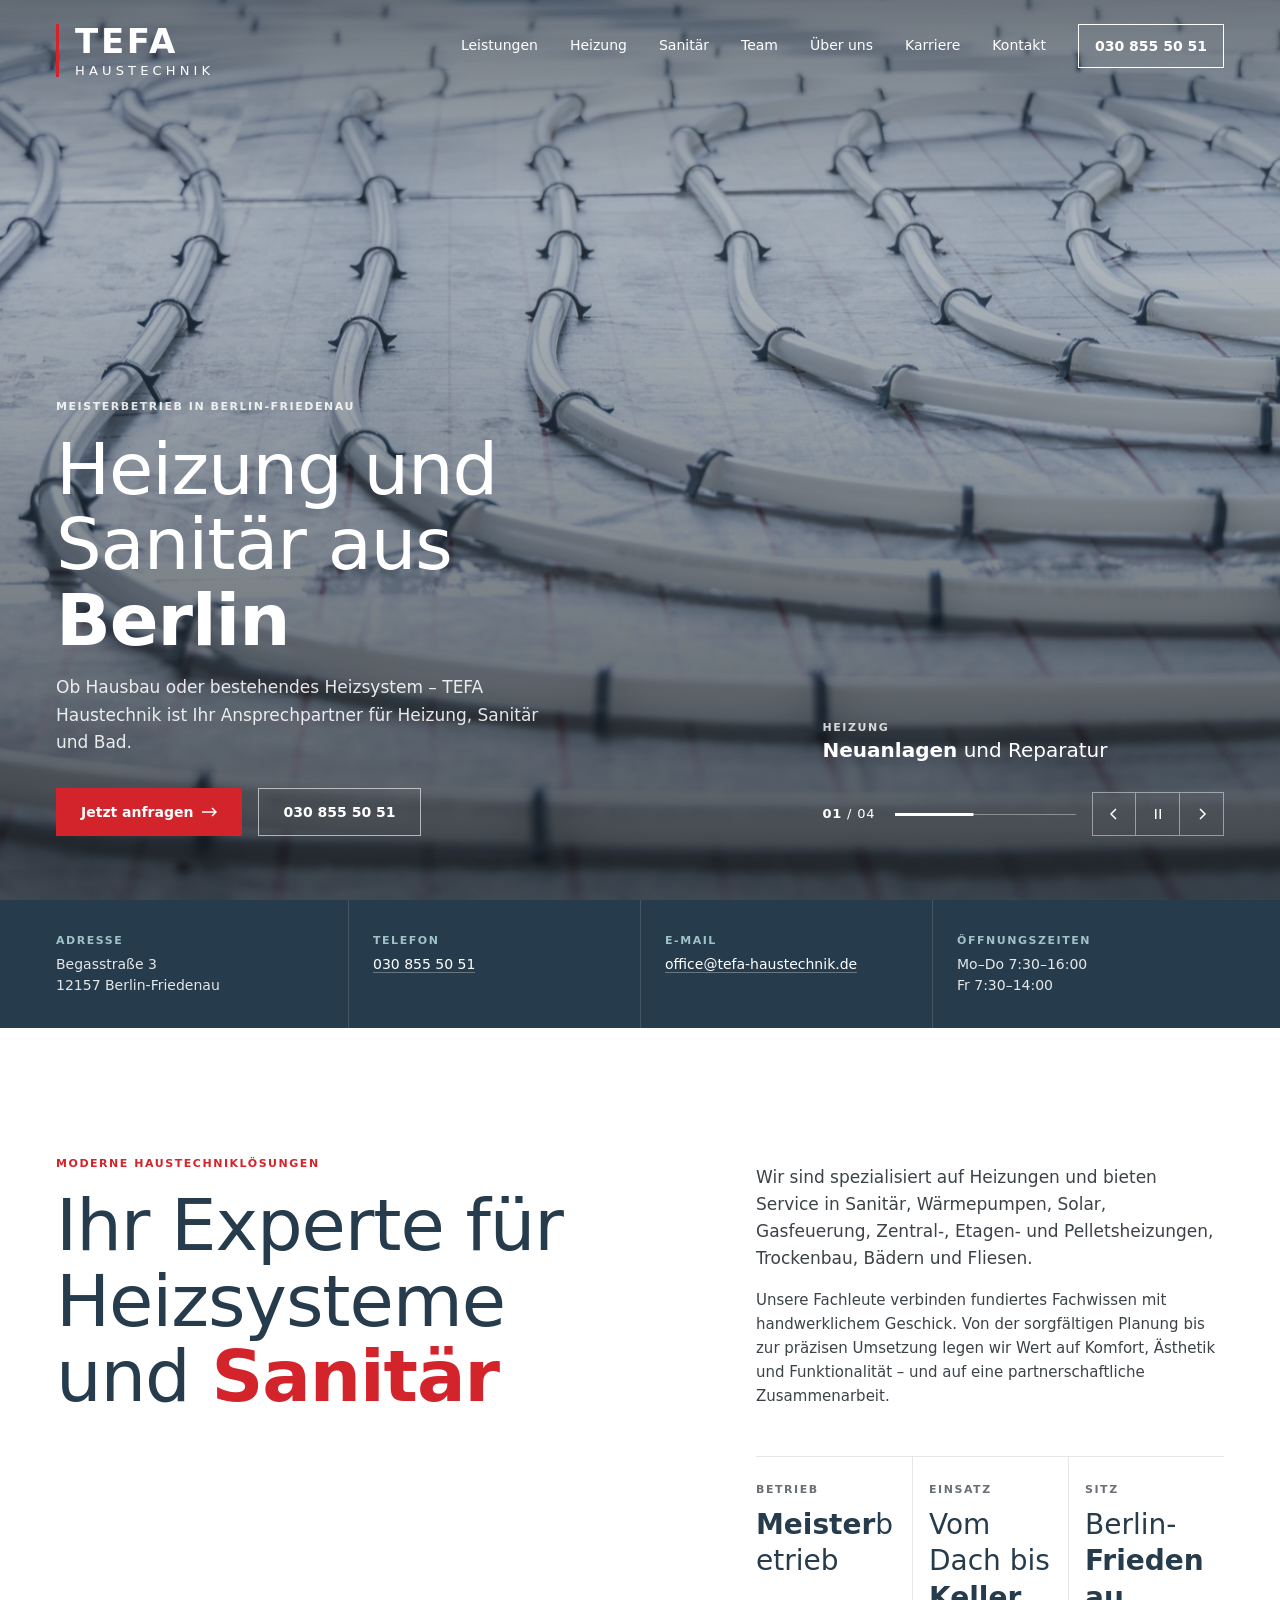
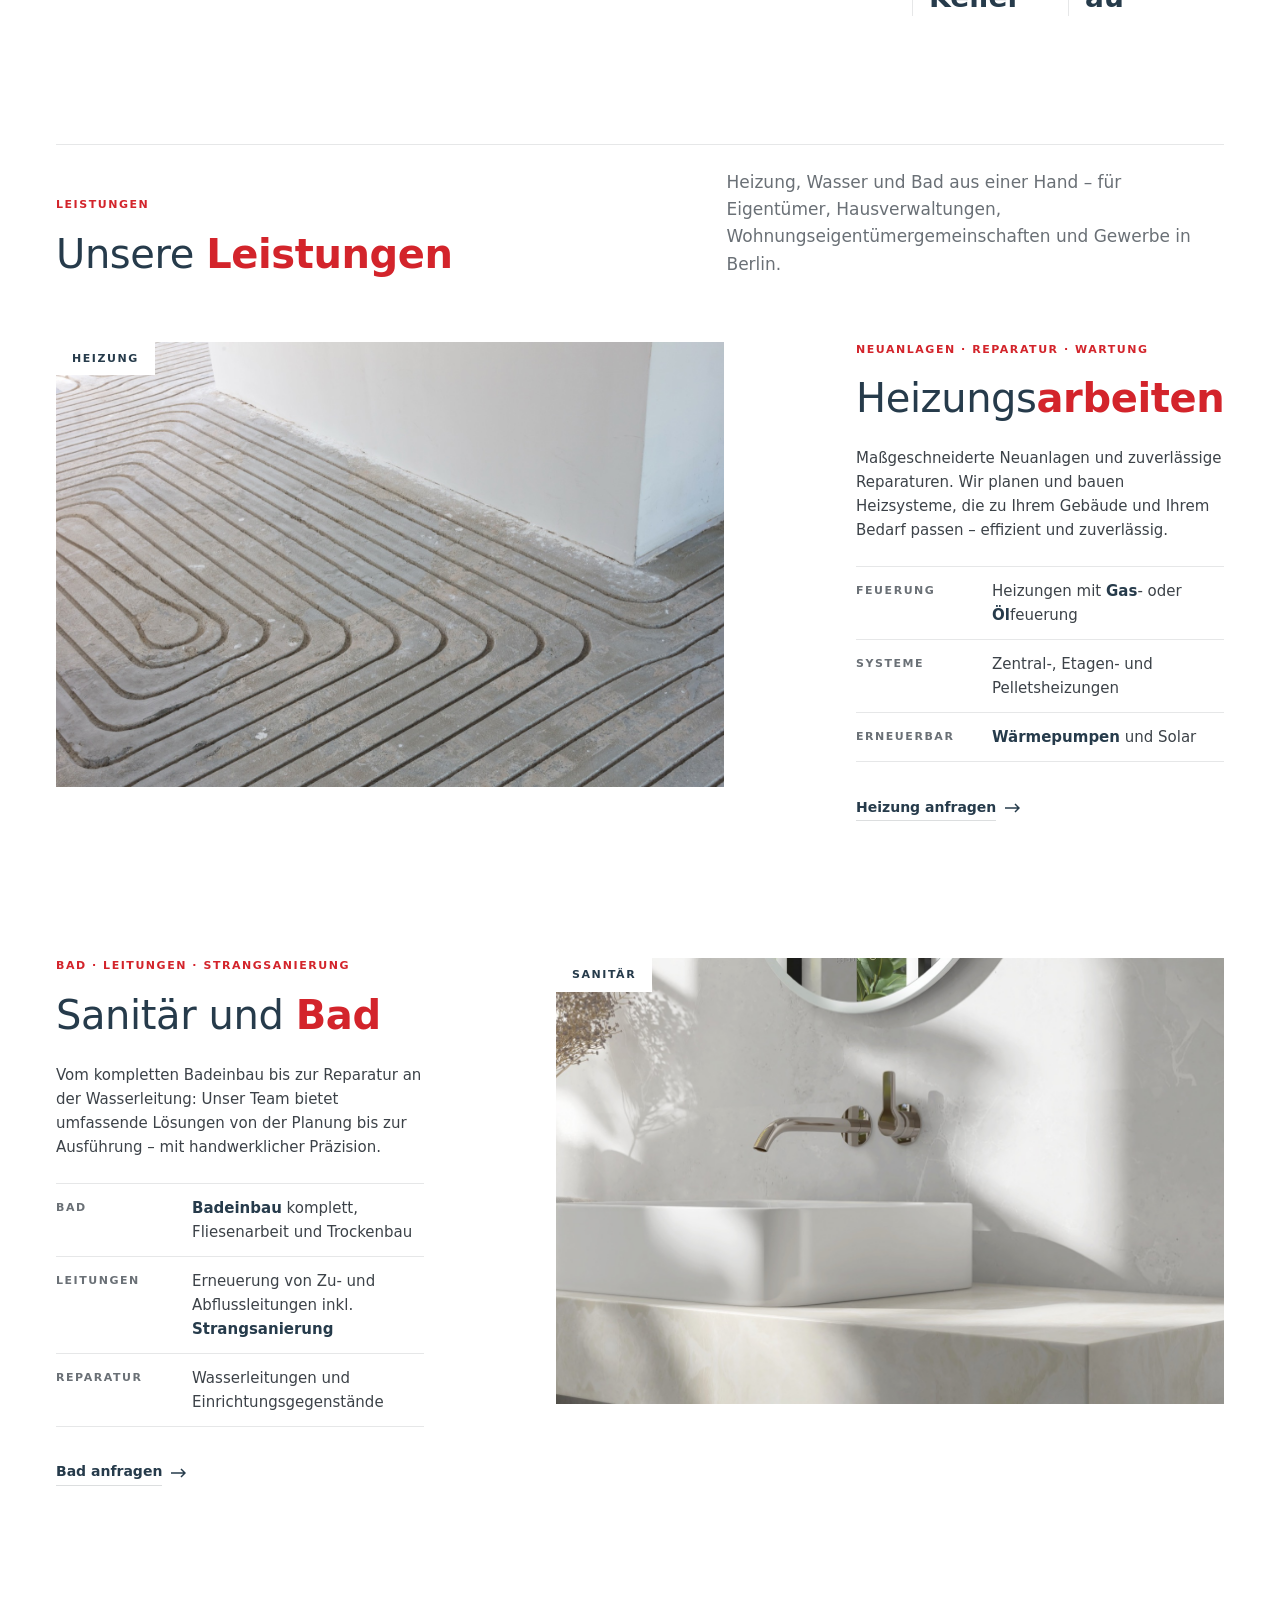
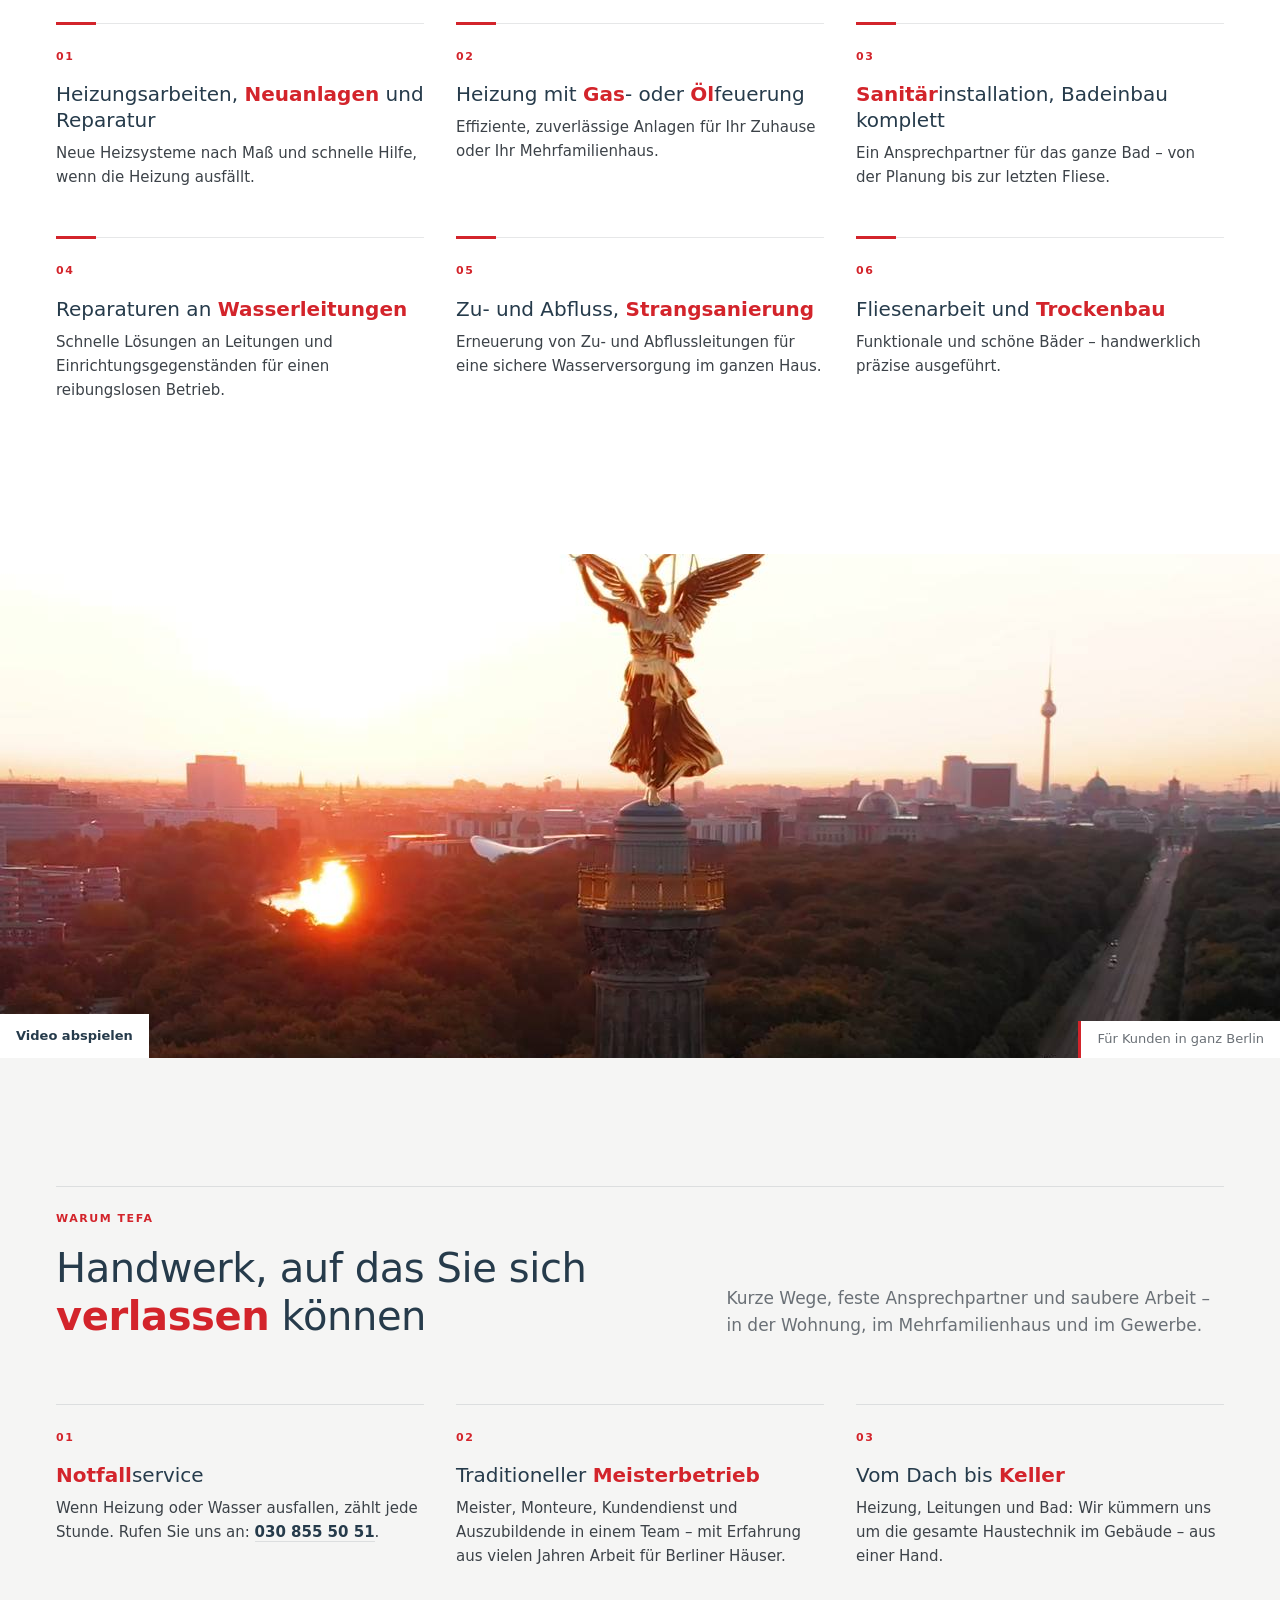
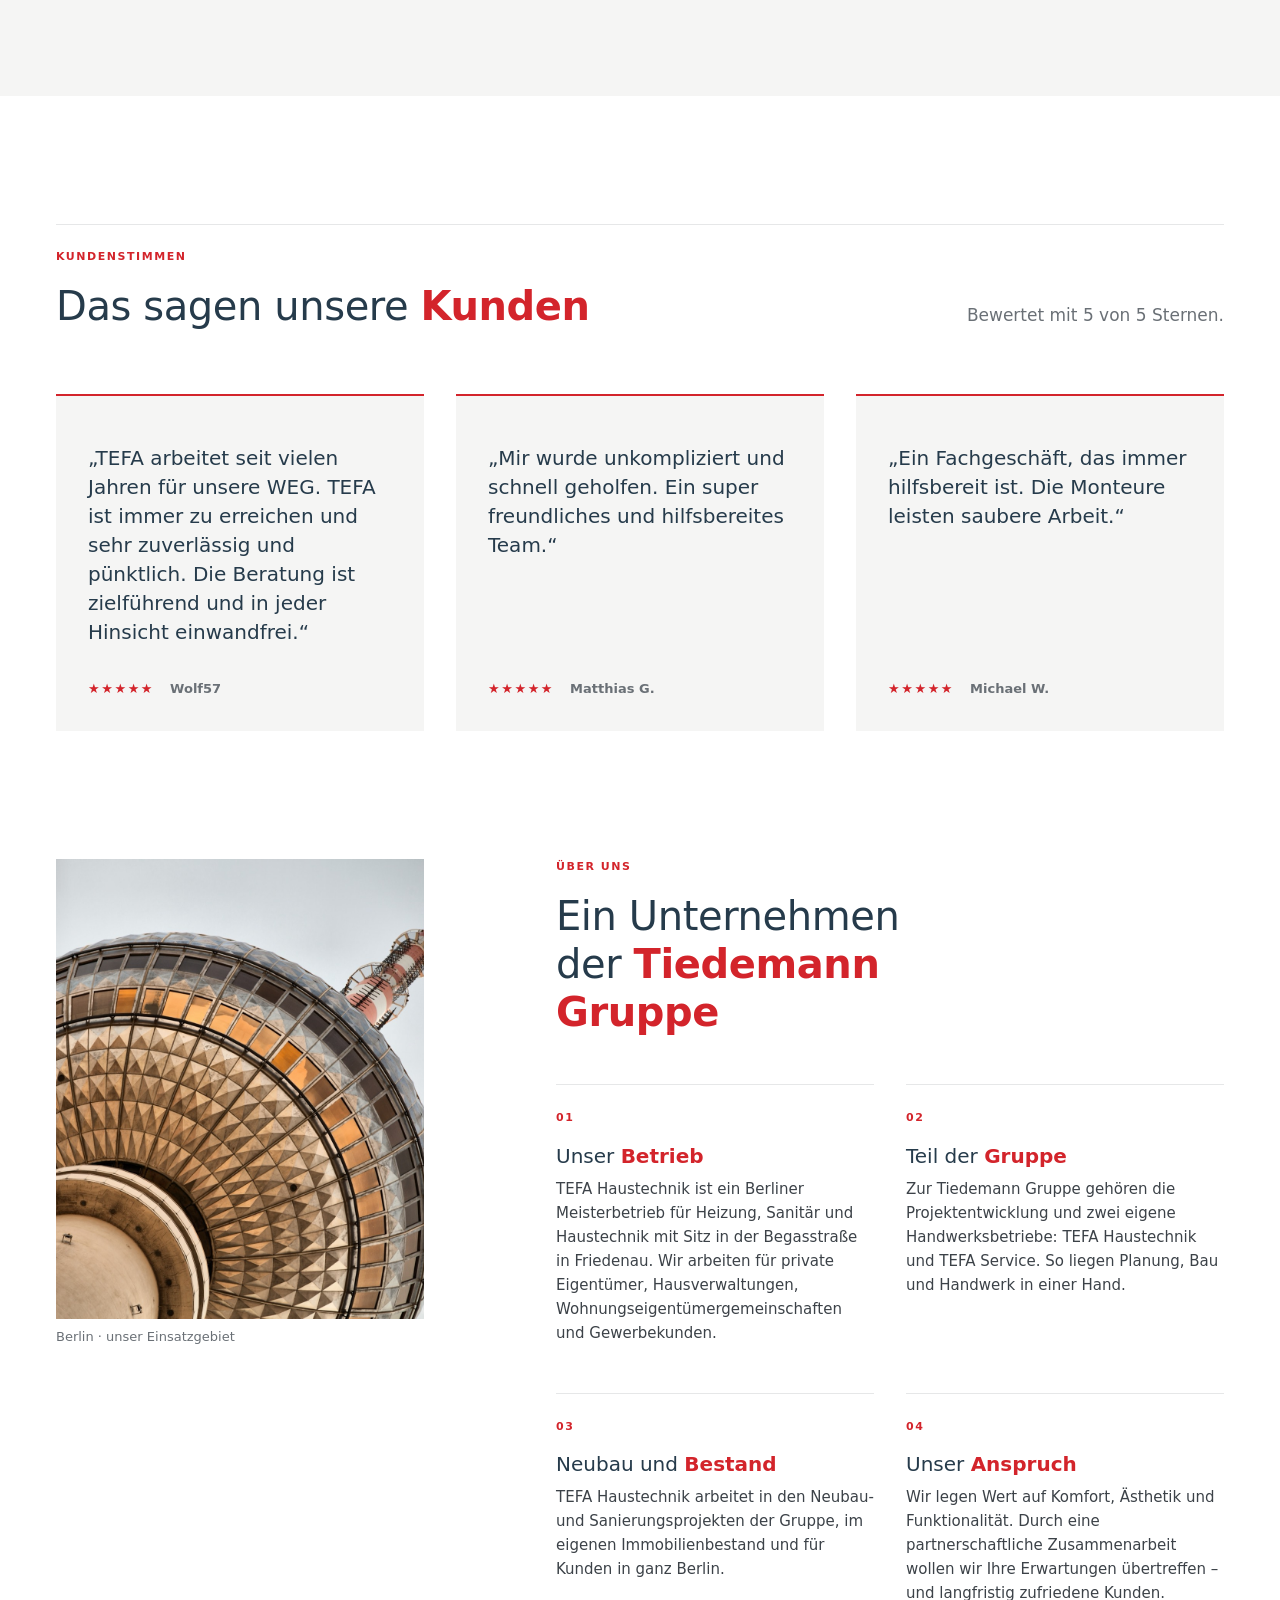
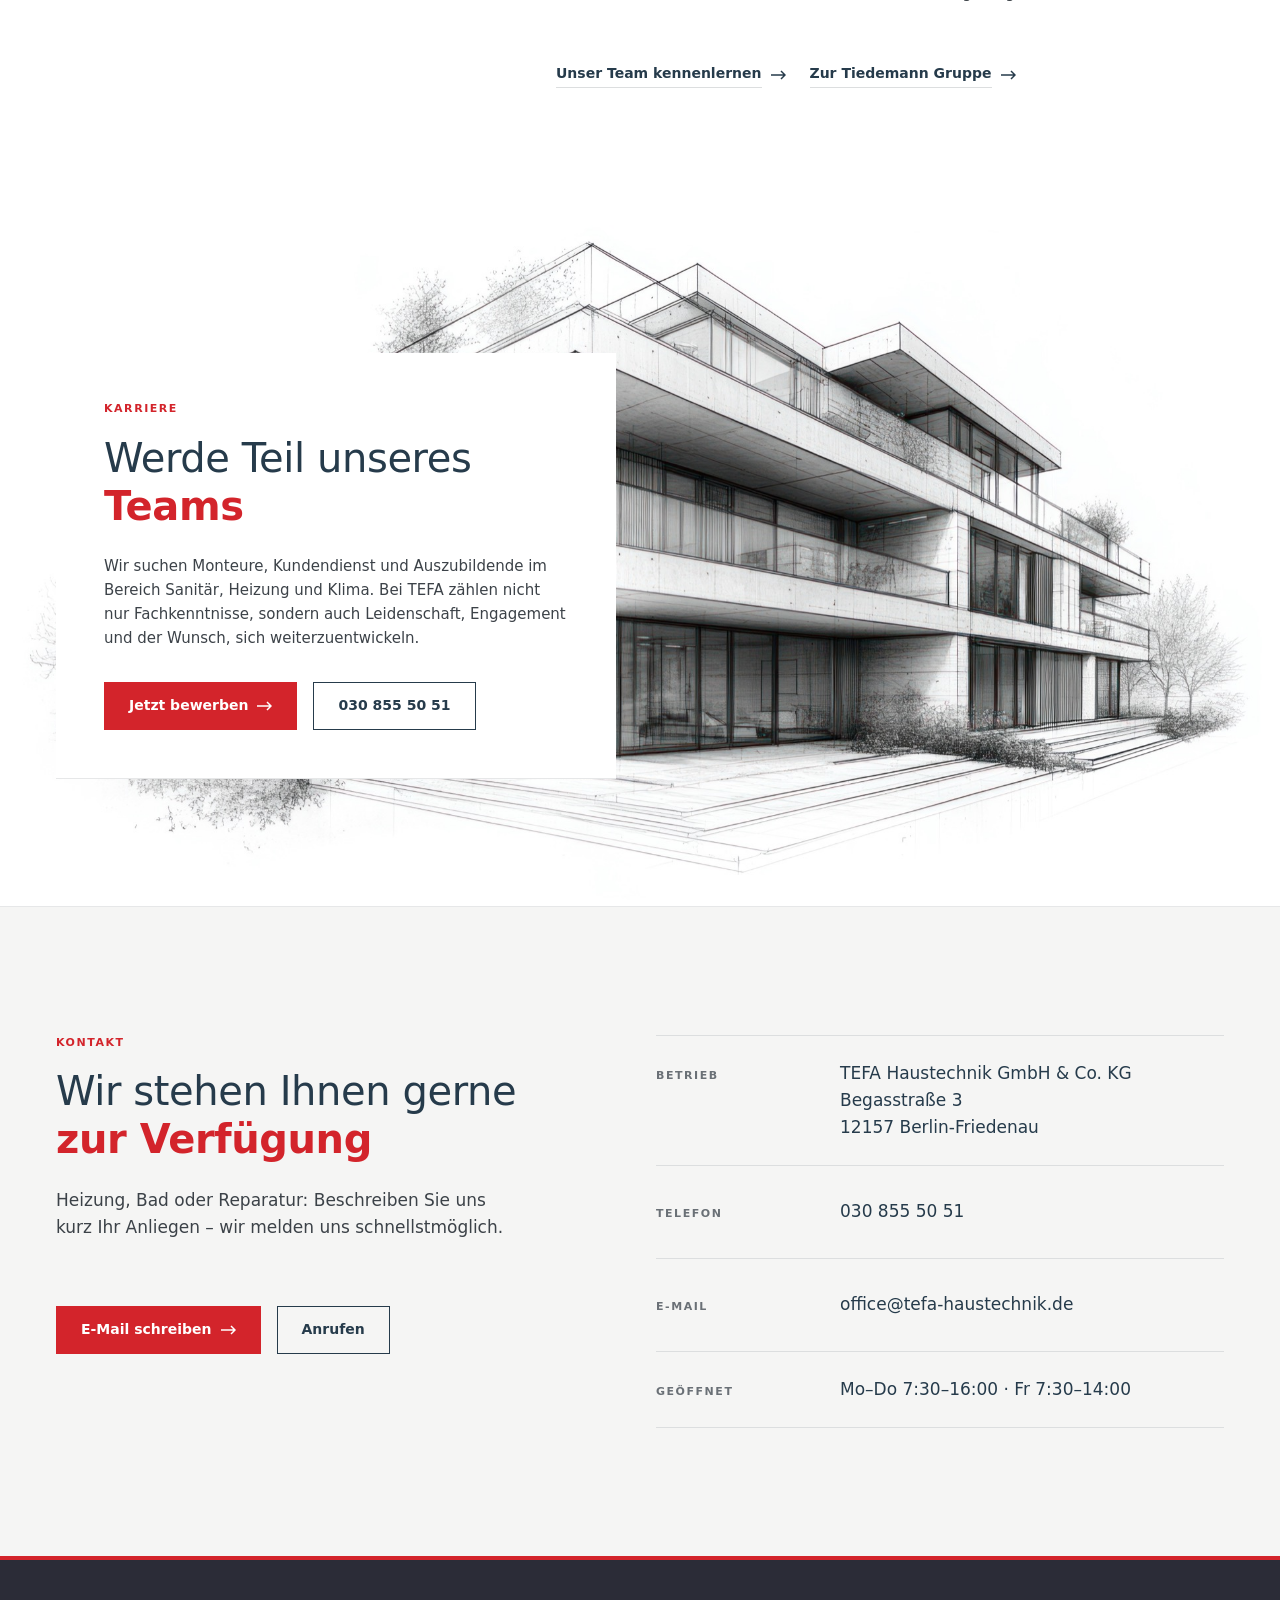
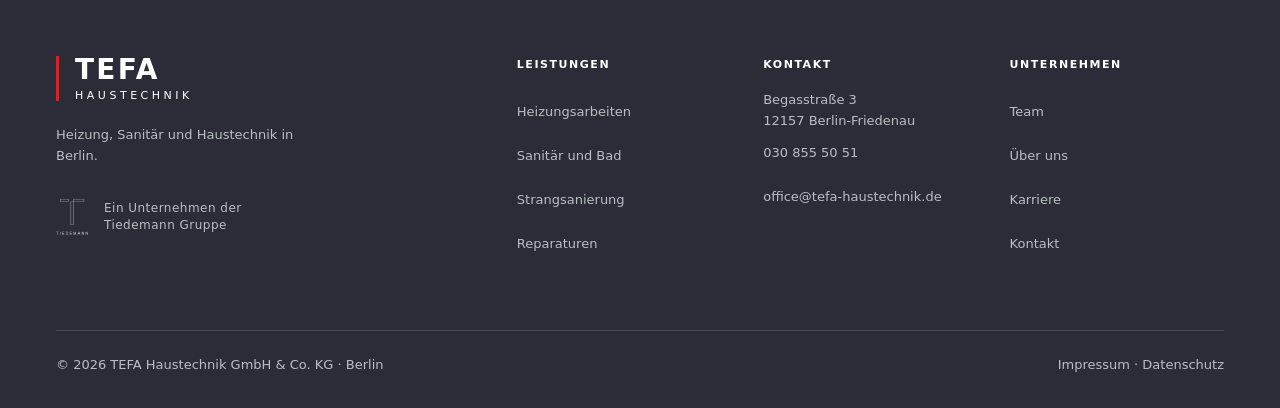
<file: index.html>
<!DOCTYPE html>
<html lang="de">
<head>
<meta charset="UTF-8">
<meta name="viewport" content="width=device-width, initial-scale=1">
<!-- Testversion: vor dem Livegang entfernen -->
<meta name="robots" content="noindex, nofollow">
<title>TEFA Haustechnik · Heizung und Sanitär in Berlin</title>
<meta name="description" content="TEFA Haustechnik in Berlin-Friedenau: Heizungsarbeiten, Neuanlagen und Reparatur, Sanitärinstallation, Badeinbau, Strangsanierung. Ein Unternehmen der Tiedemann Gruppe.">
<link rel="stylesheet" href="assets/site.css?v=6">
</head>
<body>
<a class="skip" href="#inhalt">Zum Inhalt springen</a>

<header class="hdr" id="hdr">
  <div class="wrap hdr-in">
    <a class="brand-text" href="#start" tabindex="-1" aria-hidden="true">TEFA&nbsp;<em>Haustechnik</em></a>
    <button class="menu-btn" type="button" aria-expanded="false" aria-controls="nav" aria-label="Menü öffnen"><span></span></button>
    <nav class="nav" id="nav" aria-label="Hauptnavigation">
      <a href="#leistungen">Leistungen</a>
      <a href="#heizung">Heizung</a>
      <a href="#sanitaer">Sanitär</a>
      <a href="team.html">Team</a>
      <a href="#ueber-uns">Über uns</a>
      <a href="#karriere">Karriere</a>
      <a href="#kontakt">Kontakt</a>
      <a class="nav-tel" href="tel:+49308555051">030 855 50 51</a>
    </nav>
  </div>
</header>

<main id="inhalt">

<!-- ===== Hero ===== -->
<section class="hero on-photo" id="start" aria-roledescription="Karussell" aria-label="TEFA Haustechnik: Leistungen">
  <div class="slides" id="slides" aria-live="off">
    <div class="slide tint is-active" role="group" aria-roledescription="Bild" aria-label="1 von 4">
      <img src="assets/img/fussbodenheizung.jpg" width="2400" height="1086" style="object-position:50% 55%" fetchpriority="high" alt="Verlegte Rohre einer Fußbodenheizung in Schneckenform">
    </div>
    <div class="slide tint" role="group" aria-roledescription="Bild" aria-label="2 von 4">
      <img src="assets/img/bad.jpg" width="1600" height="902" style="object-position:45% 50%" alt="Helles Bad mit Aufsatzwaschbecken und Wandarmatur in Messing">
    </div>
    <div class="slide tint" role="group" aria-roledescription="Bild" aria-label="3 von 4">
      <img src="assets/img/fussbodenheizung-ecke.jpg" width="1600" height="1060" style="object-position:40% 50%" alt="Heizungsrohre einer Fußbodenheizung bis an die Wand verlegt">
    </div>
    <div class="slide tint" role="group" aria-roledescription="Bild" aria-label="4 von 4">
      <img src="assets/img/plaene.jpg" width="2400" height="1303" style="object-position:40% 50%" alt="Grundrisspläne und gerollte Baupläne mit Bleistift">
    </div>
  </div>

  <div class="hero-logo">
    <div class="wrap"><a class="wordmark" href="#start" aria-label="TEFA Haustechnik, Startseite"><b>TEFA</b><span>Haustechnik</span></a></div>
  </div>

  <div class="hero-content">
    <div class="wrap hero-grid">
      <div>
        <span class="label hero-kicker">Meisterbetrieb in Berlin-Friedenau</span>
        <h1 class="display">Heizung und Sanitär aus <em>Berlin</em></h1>
        <p class="hero-lead">Ob Hausbau oder bestehendes Heizsystem – TEFA Haustechnik ist Ihr Ansprechpartner für Heizung, Sanitär und Bad.</p>
        <div class="btn-row hero-btns">
          <a class="btn btn--accent" href="#kontakt">Jetzt anfragen <svg class="arrow" viewBox="0 0 16 10" fill="none" aria-hidden="true"><path d="M11 1l4 4-4 4M1 5h14" stroke="currentColor" stroke-width="1.5"/></svg></a>
          <a class="btn btn--ghost" href="tel:+49308555051">030 855 50 51</a>
        </div>
      </div>
      <div class="hero-side">
        <div class="cap" aria-live="polite">
          <div class="cap-item is-active"><a href="#heizung"><span class="label">Heizung</span><strong><em>Neuanlagen</em> und Reparatur</strong></a></div>
          <div class="cap-item"><a href="#sanitaer"><span class="label">Sanitär</span><strong><em>Badeinbau</em> komplett</strong></a></div>
          <div class="cap-item"><a href="#heizung"><span class="label">Heizung</span><strong>Systeme für <em>jedes Gebäude</em></strong></a></div>
          <div class="cap-item"><a href="#leistungen"><span class="label">Planung</span><strong>Von der Planung bis zur <em>Ausführung</em></strong></a></div>
        </div>
        <div class="ctrl">
          <span class="count" aria-hidden="true"><b id="cnt">01</b> / 04</span>
          <span class="progress" aria-hidden="true"><i id="prog"></i></span>
          <div class="ctrl-btns">
            <button type="button" id="prev" aria-label="Vorheriges Bild"><svg viewBox="0 0 16 16" fill="none" aria-hidden="true"><path d="M10 3L5 8l5 5" stroke="currentColor" stroke-width="1.5"/></svg></button>
            <button type="button" id="play" aria-label="Automatischen Wechsel anhalten"><svg class="icon-pause" viewBox="0 0 16 16" aria-hidden="true"><path d="M5 3h1.5v10H5zM9.5 3H11v10H9.5z" fill="currentColor"/></svg><svg class="icon-play" viewBox="0 0 16 16" aria-hidden="true"><path d="M5 3l8 5-8 5z" fill="currentColor"/></svg></button>
            <button type="button" id="next" aria-label="Nächstes Bild"><svg viewBox="0 0 16 16" fill="none" aria-hidden="true"><path d="M6 3l5 5-5 5" stroke="currentColor" stroke-width="1.5"/></svg></button>
          </div>
        </div>
      </div>
    </div>
  </div>
</section>

<!-- ===== Infoleiste ===== -->
<section class="infobar" aria-label="Kontakt auf einen Blick">
  <dl class="wrap infobar-in">
    <div><dt>Adresse</dt><dd>Begasstraße 3<br>12157 Berlin-Friedenau</dd></div>
    <div><dt>Telefon</dt><dd><a href="tel:+49308555051">030 855 50 51</a></dd></div>
    <div><dt>E-Mail</dt><dd><a href="mailto:office@tefa-haustechnik.de">office@tefa-haustechnik.de</a></dd></div>
    <div><dt>Öffnungszeiten</dt><dd>Mo–Do 7:30–16:00<br>Fr 7:30–14:00</dd></div>
  </dl>
</section>

<!-- ===== Intro ===== -->
<section class="section" id="unternehmen" aria-labelledby="u-title">
  <div class="wrap intro-grid">
    <div class="intro-head reveal">
      <span class="label" style="margin-bottom:var(--s2)">Moderne Haustechniklösungen</span>
      <h2 class="display intro-statement" id="u-title">Ihr Experte für Heizsysteme und <em>Sanitär</em></h2>
    </div>
    <div class="intro-body reveal">
      <p class="lead">Wir sind spezialisiert auf Heizungen und bieten Service in Sanitär, Wärmepumpen, Solar, Gasfeuerung, Zentral-, Etagen- und Pelletsheizungen, Trockenbau, Bädern und Fliesen.</p>
      <p>Unsere Fachleute verbinden fundiertes Fachwissen mit handwerklichem Geschick. Von der sorgfältigen Planung bis zur präzisen Umsetzung legen wir Wert auf Komfort, Ästhetik und Funktionalität – und auf eine partnerschaftliche Zusammenarbeit.</p>
      <dl class="figures">
        <div><dt>Betrieb</dt><dd><em>Meister</em>betrieb</dd></div>
        <div><dt>Einsatz</dt><dd>Vom Dach bis <em>Keller</em></dd></div>
        <div><dt>Sitz</dt><dd>Berlin-<em>Friedenau</em></dd></div>
      </dl>
    </div>
  </div>
</section>

<!-- ===== Leistungen ===== -->
<section class="section" id="leistungen" aria-labelledby="l-title" style="padding-top:0">
  <div class="wrap">
    <div class="sec-head reveal">
      <div>
        <span class="label">Leistungen</span>
        <h2 class="h1" id="l-title">Unsere <em>Leistungen</em></h2>
      </div>
      <p class="lead">Heizung, Wasser und Bad aus einer Hand – für Eigentümer, Hausverwaltungen, Wohnungseigentümergemeinschaften und Gewerbe in Berlin.</p>
    </div>

    <!-- Heizung -->
    <article class="feature" id="heizung" aria-labelledby="hz-title">
      <div class="feature-media reveal">
        <img src="assets/img/fussbodenheizung-ecke.jpg" width="1600" height="1060" loading="lazy" style="object-position:40% 50%" alt="Verlegte Heizungsrohre einer Fußbodenheizung auf Dämmplatten">
        <span class="tag">Heizung</span>
      </div>
      <div class="feature-text reveal">
        <span class="label">Neuanlagen · Reparatur · Wartung</span>
        <h3 class="h1" id="hz-title">Heizungs<em>arbeiten</em></h3>
        <p class="desc">Maßgeschneiderte Neuanlagen und zuverlässige Reparaturen. Wir planen und bauen Heizsysteme, die zu Ihrem Gebäude und Ihrem Bedarf passen – effizient und zuverlässig.</p>
        <dl class="kv">
          <div><dt>Feuerung</dt><dd>Heizungen mit <em>Gas</em>- oder <em>Öl</em>feuerung</dd></div>
          <div><dt>Systeme</dt><dd>Zentral-, Etagen- und Pelletsheizungen</dd></div>
          <div><dt>Erneuerbar</dt><dd><em>Wärmepumpen</em> und Solar</dd></div>
        </dl>
        <div class="links">
          <a class="link" href="#kontakt"><span>Heizung anfragen</span><svg class="arrow" viewBox="0 0 16 10" fill="none" aria-hidden="true"><path d="M11 1l4 4-4 4M1 5h14" stroke="currentColor" stroke-width="1.5"/></svg></a>
        </div>
      </div>
    </article>

    <!-- Sanitär -->
    <article class="feature feature--rev" id="sanitaer" aria-labelledby="sa-title">
      <div class="feature-media reveal">
        <img src="assets/img/bad.jpg" width="1600" height="902" loading="lazy" style="object-position:45% 50%" alt="Modernes Bad mit Aufsatzwaschbecken, Wandarmatur und Marmoroptik">
        <span class="tag">Sanitär</span>
      </div>
      <div class="feature-text reveal">
        <span class="label">Bad · Leitungen · Strangsanierung</span>
        <h3 class="h1" id="sa-title">Sanitär und <em>Bad</em></h3>
        <p class="desc">Vom kompletten Badeinbau bis zur Reparatur an der Wasserleitung: Unser Team bietet umfassende Lösungen von der Planung bis zur Ausführung – mit handwerklicher Präzision.</p>
        <dl class="kv">
          <div><dt>Bad</dt><dd><em>Badeinbau</em> komplett, Fliesenarbeit und Trockenbau</dd></div>
          <div><dt>Leitungen</dt><dd>Erneuerung von Zu- und Abflussleitungen inkl. <em>Strangsanierung</em></dd></div>
          <div><dt>Reparatur</dt><dd>Wasserleitungen und Einrichtungsgegenstände</dd></div>
        </dl>
        <div class="links">
          <a class="link" href="#kontakt"><span>Bad anfragen</span><svg class="arrow" viewBox="0 0 16 10" fill="none" aria-hidden="true"><path d="M11 1l4 4-4 4M1 5h14" stroke="currentColor" stroke-width="1.5"/></svg></a>
        </div>
      </div>
    </article>

    <!-- Alle Leistungen -->
    <ol class="steps steps--6 reveal" aria-label="Alle Leistungen im Überblick">
      <li class="step"><span class="num">01</span><h4 class="h2">Heizungsarbeiten, <em>Neuanlagen</em> und Reparatur</h4><p>Neue Heizsysteme nach Maß und schnelle Hilfe, wenn die Heizung ausfällt.</p></li>
      <li class="step"><span class="num">02</span><h4 class="h2">Heizung mit <em>Gas</em>- oder <em>Öl</em>feuerung</h4><p>Effiziente, zuverlässige Anlagen für Ihr Zuhause oder Ihr Mehrfamilienhaus.</p></li>
      <li class="step"><span class="num">03</span><h4 class="h2"><em>Sanitär</em>installation, Badeinbau komplett</h4><p>Ein Ansprechpartner für das ganze Bad – von der Planung bis zur letzten Fliese.</p></li>
      <li class="step"><span class="num">04</span><h4 class="h2">Reparaturen an <em>Wasserleitungen</em></h4><p>Schnelle Lösungen an Leitungen und Einrichtungsgegenständen für einen reibungslosen Betrieb.</p></li>
      <li class="step"><span class="num">05</span><h4 class="h2">Zu- und Abfluss, <em>Strangsanierung</em></h4><p>Erneuerung von Zu- und Abflussleitungen für eine sichere Wasserversorgung im ganzen Haus.</p></li>
      <li class="step"><span class="num">06</span><h4 class="h2">Fliesenarbeit und <em>Trockenbau</em></h4><p>Funktionale und schöne Bäder – handwerklich präzise ausgeführt.</p></li>
    </ol>
  </div>
</section>

<!-- ===== Band ===== -->
<figure class="band band--video reveal">
  <video class="bg-video" data-src="assets/video/berlin-siegessaeule.mp4" poster="assets/video/berlin-siegessaeule.jpg" muted loop playsinline preload="none" aria-hidden="true"></video>
  <figcaption>Für Kunden in ganz Berlin</figcaption>
</figure>

<!-- ===== Warum TEFA ===== -->
<section class="section refs" id="warum" aria-labelledby="w-title">
  <div class="wrap">
    <div class="sec-head reveal" style="border-top-color:var(--blue-grey)">
      <div>
        <span class="label">Warum TEFA</span>
        <h2 class="h1" id="w-title">Handwerk, auf das Sie sich <em>verlassen</em> können</h2>
      </div>
      <p class="lead">Kurze Wege, feste Ansprechpartner und saubere Arbeit – in der Wohnung, im Mehrfamilienhaus und im Gewerbe.</p>
    </div>
    <div class="values">
      <article class="pillar reveal">
        <span class="num">01</span>
        <h3 class="h2"><em>Notfall</em>service</h3>
        <p>Wenn Heizung oder Wasser ausfallen, zählt jede Stunde. Rufen Sie uns an: <a class="inline" href="tel:+49308555051">030 855 50 51</a>.</p>
      </article>
      <article class="pillar reveal">
        <span class="num">02</span>
        <h3 class="h2">Traditioneller <em>Meisterbetrieb</em></h3>
        <p>Meister, Monteure, Kundendienst und Auszubildende in einem Team – mit Erfahrung aus vielen Jahren Arbeit für Berliner Häuser.</p>
      </article>
      <article class="pillar reveal">
        <span class="num">03</span>
        <h3 class="h2">Vom Dach bis <em>Keller</em></h3>
        <p>Heizung, Leitungen und Bad: Wir kümmern uns um die gesamte Haustechnik im Gebäude – aus einer Hand.</p>
      </article>
    </div>
  </div>
</section>

<!-- ===== Kundenstimmen ===== -->
<section class="section" id="stimmen" aria-labelledby="s-title">
  <div class="wrap">
    <div class="sec-head reveal">
      <div>
        <span class="label">Kundenstimmen</span>
        <h2 class="h1" id="s-title">Das sagen unsere <em>Kunden</em></h2>
      </div>
      <p class="lead">Bewertet mit 5 von 5 Sternen.</p>
    </div>
    <ul class="quotes">
      <li class="quote reveal">
        <blockquote><p>„TEFA arbeitet seit vielen Jahren für unsere WEG. TEFA ist immer zu erreichen und sehr zuverlässig und pünktlich. Die Beratung ist zielführend und in jeder Hinsicht einwandfrei.“</p></blockquote>
        <p class="quote-by"><span class="stars" aria-label="5 von 5 Sternen">★★★★★</span> Wolf57</p>
      </li>
      <li class="quote reveal">
        <blockquote><p>„Mir wurde unkompliziert und schnell geholfen. Ein super freundliches und hilfsbereites Team.“</p></blockquote>
        <p class="quote-by"><span class="stars" aria-label="5 von 5 Sternen">★★★★★</span> Matthias G.</p>
      </li>
      <li class="quote reveal">
        <blockquote><p>„Ein Fachgeschäft, das immer hilfsbereit ist. Die Monteure leisten saubere Arbeit.“</p></blockquote>
        <p class="quote-by"><span class="stars" aria-label="5 von 5 Sternen">★★★★★</span> Michael W.</p>
      </li>
    </ul>
  </div>
</section>

<!-- ===== Über uns · Tiedemann Gruppe ===== -->
<section class="section" id="ueber-uns" aria-labelledby="a-title" style="padding-top:0">
  <div class="wrap about-grid">
    <figure class="about-fig reveal">
      <img src="assets/img/fernsehturm.jpg" width="1800" height="1199" loading="lazy" style="object-position:62% 50%" alt="Berliner Fernsehturm von unten gesehen">
      <figcaption>Berlin · unser Einsatzgebiet</figcaption>
    </figure>
    <div class="about-text">
      <div class="reveal">
        <span class="label">Über uns</span>
        <h2 class="h1" id="a-title">Ein Unternehmen der <em>Tiedemann Gruppe</em></h2>
      </div>
      <div class="pillars">
        <article class="pillar reveal">
          <span class="num">01</span>
          <h3 class="h2">Unser <em>Betrieb</em></h3>
          <p>TEFA Haustechnik ist ein Berliner Meisterbetrieb für Heizung, Sanitär und Haustechnik mit Sitz in der Begasstraße in Friedenau. Wir arbeiten für private Eigentümer, Hausverwaltungen, Wohnungseigentümergemeinschaften und Gewerbekunden.</p>
        </article>
        <article class="pillar reveal">
          <span class="num">02</span>
          <h3 class="h2">Teil der <em>Gruppe</em></h3>
          <p>Zur Tiedemann Gruppe gehören die Projektentwicklung und zwei eigene Handwerksbetriebe: TEFA Haustechnik und TEFA Service. So liegen Planung, Bau und Handwerk in einer Hand.</p>
        </article>
        <article class="pillar reveal">
          <span class="num">03</span>
          <h3 class="h2">Neubau und <em>Bestand</em></h3>
          <p>TEFA Haustechnik arbeitet in den Neubau- und Sanierungsprojekten der Gruppe, im eigenen Immobilienbestand und für Kunden in ganz Berlin.</p>
        </article>
        <article class="pillar reveal">
          <span class="num">04</span>
          <h3 class="h2">Unser <em>Anspruch</em></h3>
          <p>Wir legen Wert auf Komfort, Ästhetik und Funktionalität. Durch eine partnerschaftliche Zusammenarbeit wollen wir Ihre Erwartungen übertreffen – und langfristig zufriedene Kunden.</p>
        </article>
      </div>
      <div class="sec-cta reveal">
        <a class="link" href="team.html"><span>Unser Team kennenlernen</span><svg class="arrow" viewBox="0 0 16 10" fill="none" aria-hidden="true"><path d="M11 1l4 4-4 4M1 5h14" stroke="currentColor" stroke-width="1.5"/></svg></a>
        <a class="link" href="https://www.tiedemann-gruppe.de/" rel="noopener"><span>Zur Tiedemann Gruppe</span><svg class="arrow" viewBox="0 0 16 10" fill="none" aria-hidden="true"><path d="M11 1l4 4-4 4M1 5h14" stroke="currentColor" stroke-width="1.5"/></svg></a>
      </div>
    </div>
  </div>
</section>

<!-- ===== Karriere ===== -->
<section class="career" id="karriere" aria-labelledby="c-title">
  <div class="career-media" aria-hidden="true">
    <img src="assets/img/skizze-neubau.jpg" width="2000" height="1031" loading="lazy" alt="">
  </div>
  <div class="wrap career-in">
    <div class="career-box reveal">
      <span class="label">Karriere</span>
      <h2 class="h1" id="c-title">Werde Teil unseres <em>Teams</em></h2>
      <p>Wir suchen Monteure, Kundendienst und Auszubildende im Bereich Sanitär, Heizung und Klima. Bei TEFA zählen nicht nur Fachkenntnisse, sondern auch Leidenschaft, Engagement und der Wunsch, sich weiterzuentwickeln.</p>
      <div class="btn-row mt-4">
        <a class="btn btn--accent" href="mailto:office@tefa-haustechnik.de?subject=Bewerbung">Jetzt bewerben <svg class="arrow" viewBox="0 0 16 10" fill="none" aria-hidden="true"><path d="M11 1l4 4-4 4M1 5h14" stroke="currentColor" stroke-width="1.5"/></svg></a>
        <a class="btn btn--line" href="tel:+49308555051">030 855 50 51</a>
      </div>
    </div>
  </div>
</section>

<!-- ===== Kontakt ===== -->
<section class="section contact" id="kontakt" aria-labelledby="k-title">
  <div class="wrap contact-grid">
    <div class="contact-head reveal">
      <span class="label">Kontakt</span>
      <h2 class="h1" id="k-title">Wir stehen Ihnen gerne <em>zur Verfügung</em></h2>
      <p class="lead">Heizung, Bad oder Reparatur: Beschreiben Sie uns kurz Ihr Anliegen – wir melden uns schnellstmöglich.</p>
      <div class="btn-row mt-4">
        <a class="btn btn--accent" href="mailto:office@tefa-haustechnik.de?subject=Anfrage">E-Mail schreiben <svg class="arrow" viewBox="0 0 16 10" fill="none" aria-hidden="true"><path d="M11 1l4 4-4 4M1 5h14" stroke="currentColor" stroke-width="1.5"/></svg></a>
        <a class="btn btn--line" href="tel:+49308555051">Anrufen</a>
      </div>
    </div>
    <dl class="contact-list reveal">
      <div><dt>Betrieb</dt><dd><address>TEFA Haustechnik GmbH &amp; Co. KG<br>Begasstraße 3<br>12157 Berlin-Friedenau</address></dd></div>
      <div><dt>Telefon</dt><dd><a href="tel:+49308555051">030 855 50 51</a></dd></div>
      <div><dt>E-Mail</dt><dd><a href="mailto:office@tefa-haustechnik.de">office@tefa-haustechnik.de</a></dd></div>
      <div><dt>Geöffnet</dt><dd>Mo–Do 7:30–16:00 · Fr 7:30–14:00</dd></div>
    </dl>
  </div>
</section>

</main>

<footer class="footer">
  <div class="wrap">
    <div class="footer-grid">
      <div>
        <a class="wordmark wordmark--footer" href="#start" aria-label="TEFA Haustechnik, zum Seitenanfang"><b>TEFA</b><span>Haustechnik</span></a>
        <p class="footer-claim">Heizung, Sanitär und Haustechnik in Berlin.</p>
        <a class="group-badge" href="https://www.tiedemann-gruppe.de/" rel="noopener"><img src="assets/logos/logo-weiss.svg" alt="" width="32" height="36"><span>Ein Unternehmen der<br>Tiedemann Gruppe</span></a>
      </div>
      <nav aria-label="Seiten">
        <h2>Leistungen</h2>
        <ul>
          <li><a href="#heizung">Heizungsarbeiten</a></li>
          <li><a href="#sanitaer">Sanitär und Bad</a></li>
          <li><a href="#leistungen">Strangsanierung</a></li>
          <li><a href="#leistungen">Reparaturen</a></li>
        </ul>
      </nav>
      <div>
        <h2>Kontakt</h2>
        <address>Begasstraße 3<br>12157 Berlin-Friedenau<br><a href="tel:+49308555051">030 855 50 51</a><br><a href="mailto:office@tefa-haustechnik.de">office@tefa-haustechnik.de</a></address>
      </div>
      <div>
        <h2>Unternehmen</h2>
        <ul>
          <li><a href="team.html">Team</a></li>
          <li><a href="#ueber-uns">Über uns</a></li>
          <li><a href="#karriere">Karriere</a></li>
          <li><a href="#kontakt">Kontakt</a></li>
        </ul>
      </div>
    </div>
    <div class="footer-bottom">
      <span>© 2026 TEFA Haustechnik GmbH &amp; Co. KG · Berlin</span>
      <span><a href="impressum.html">Impressum</a> · <a href="impressum.html#datenschutz">Datenschutz</a></span>
    </div>
  </div>
</footer>

<script src="assets/site.js?v=2"></script>
</body>
</html>
</file>
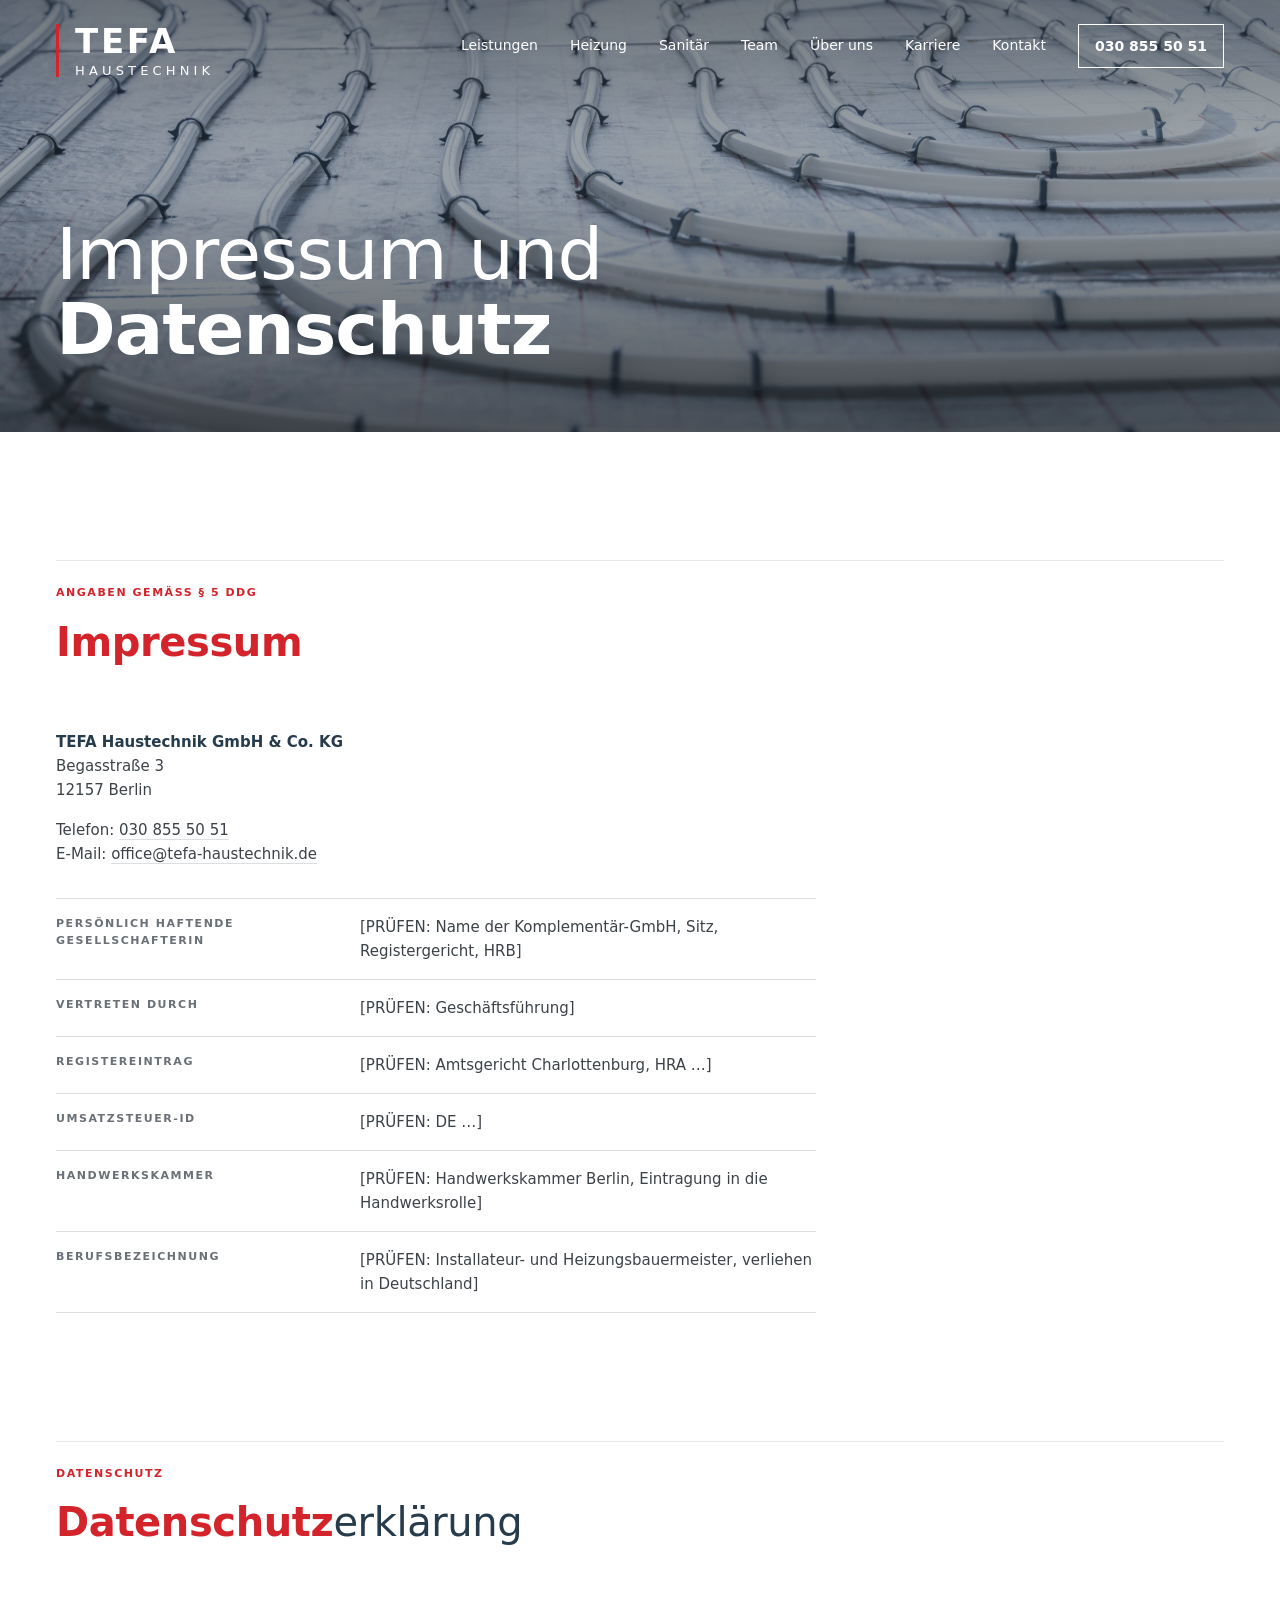
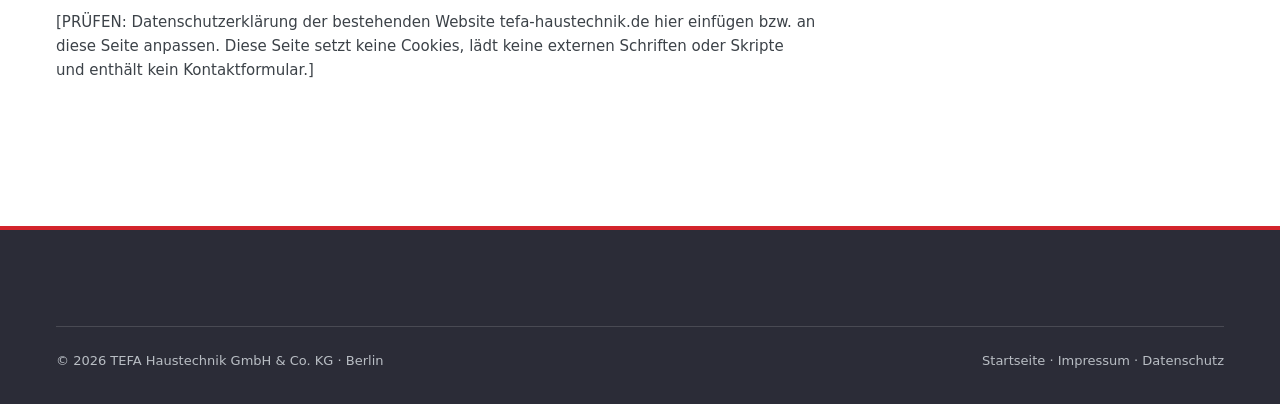
<file: impressum.html>
<!DOCTYPE html>
<html lang="de">
<head>
<meta charset="UTF-8">
<meta name="viewport" content="width=device-width, initial-scale=1">
<title>Impressum und Datenschutz · TEFA Haustechnik</title>
<meta name="robots" content="noindex">
<link rel="stylesheet" href="assets/site.css?v=6">
</head>
<body>
<a class="skip" href="#inhalt">Zum Inhalt springen</a>

<header class="hdr" id="hdr">
  <div class="wrap hdr-in">
    <a class="brand-text" href="index.html" tabindex="-1" aria-hidden="true">TEFA&nbsp;<em>Haustechnik</em></a>
    <button class="menu-btn" type="button" aria-expanded="false" aria-controls="nav" aria-label="Menü öffnen"><span></span></button>
    <nav class="nav" id="nav" aria-label="Hauptnavigation">
      <a href="index.html#leistungen">Leistungen</a>
      <a href="index.html#heizung">Heizung</a>
      <a href="index.html#sanitaer">Sanitär</a>
      <a href="team.html">Team</a>
      <a href="index.html#ueber-uns">Über uns</a>
      <a href="index.html#karriere">Karriere</a>
      <a href="index.html#kontakt">Kontakt</a>
      <a class="nav-tel" href="tel:+49308555051">030 855 50 51</a>
    </nav>
  </div>
</header>

<main id="inhalt">

<section class="hero hero--legal on-photo" aria-labelledby="t-hero">
  <div class="hero-photo tint">
    <img src="assets/img/fussbodenheizung.jpg" width="2400" height="1086" style="object-position:50% 55%" fetchpriority="high" alt="">
  </div>
  <div class="hero-logo">
    <div class="wrap"><a class="wordmark" href="index.html" aria-label="TEFA Haustechnik, Startseite"><b>TEFA</b><span>Haustechnik</span></a></div>
  </div>
  <div class="hero-content">
    <div class="wrap hero-grid">
      <div><h1 class="display" id="t-hero">Impressum und <em>Datenschutz</em></h1></div>
    </div>
  </div>
</section>

<section class="section" id="impressum" aria-labelledby="i-title">
  <div class="wrap">
    <div class="sec-head reveal">
      <div>
        <span class="label">Angaben gemäß § 5 DDG</span>
        <h2 class="h1" id="i-title"><em>Impressum</em></h2>
      </div>
    </div>
    <div class="legal-body">
      <address>
        <strong>TEFA Haustechnik GmbH &amp; Co. KG</strong><br>
        Begasstraße 3<br>
        12157 Berlin
      </address>
      <p>Telefon: <a href="tel:+49308555051">030 855 50 51</a><br>E-Mail: <a href="mailto:office@tefa-haustechnik.de">office@tefa-haustechnik.de</a></p>
      <!-- PRÜFEN: Pflichtangaben aus dem bestehenden Impressum übernehmen -->
      <dl class="legal-facts">
        <div><dt>Persönlich haftende Gesellschafterin</dt><dd>[PRÜFEN: Name der Komplementär-GmbH, Sitz, Registergericht, HRB]</dd></div>
        <div><dt>Vertreten durch</dt><dd>[PRÜFEN: Geschäftsführung]</dd></div>
        <div><dt>Registereintrag</dt><dd>[PRÜFEN: Amtsgericht Charlottenburg, HRA …]</dd></div>
        <div><dt>Umsatzsteuer-ID</dt><dd>[PRÜFEN: DE …]</dd></div>
        <div><dt>Handwerkskammer</dt><dd>[PRÜFEN: Handwerkskammer Berlin, Eintragung in die Handwerksrolle]</dd></div>
        <div><dt>Berufsbezeichnung</dt><dd>[PRÜFEN: Installateur- und Heizungsbauermeister, verliehen in Deutschland]</dd></div>
      </dl>
    </div>
  </div>
</section>

<section class="section" id="datenschutz" aria-labelledby="d-title" style="padding-top:0">
  <div class="wrap">
    <div class="sec-head reveal">
      <div>
        <span class="label">Datenschutz</span>
        <h2 class="h1" id="d-title"><em>Datenschutz</em>erklärung</h2>
      </div>
    </div>
    <div class="legal-body">
      <!-- PRÜFEN: vollständige Datenschutzerklärung aus der bestehenden Seite übernehmen -->
      <p>[PRÜFEN: Datenschutzerklärung der bestehenden Website tefa-haustechnik.de hier einfügen bzw. an diese Seite anpassen. Diese Seite setzt keine Cookies, lädt keine externen Schriften oder Skripte und enthält kein Kontaktformular.]</p>
    </div>
  </div>
</section>

</main>

<footer class="footer">
  <div class="wrap">
    <div class="footer-bottom" style="margin-top:0">
      <span>© 2026 TEFA Haustechnik GmbH &amp; Co. KG · Berlin</span>
      <span><a href="index.html">Startseite</a> · <a href="#impressum">Impressum</a> · <a href="#datenschutz">Datenschutz</a></span>
    </div>
  </div>
</footer>

<script src="assets/site.js?v=2"></script>
</body>
</html>
</file>
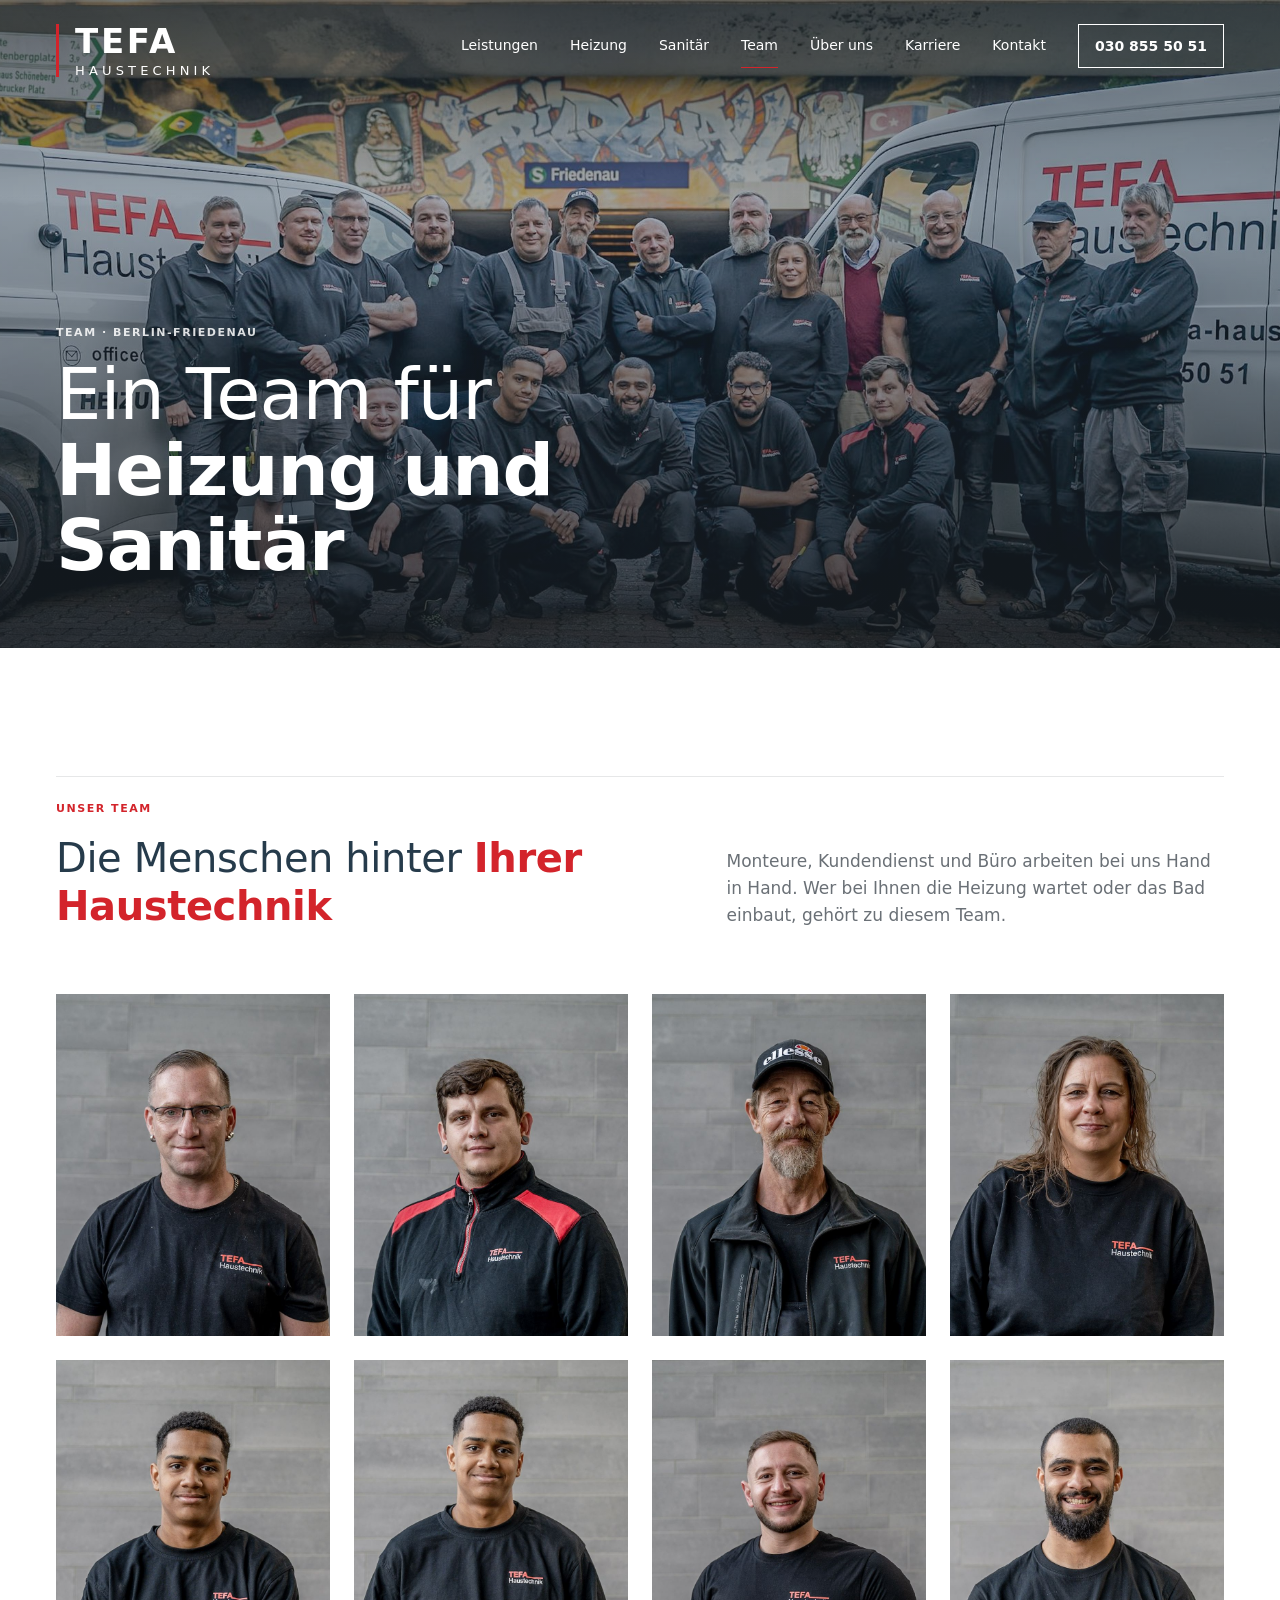
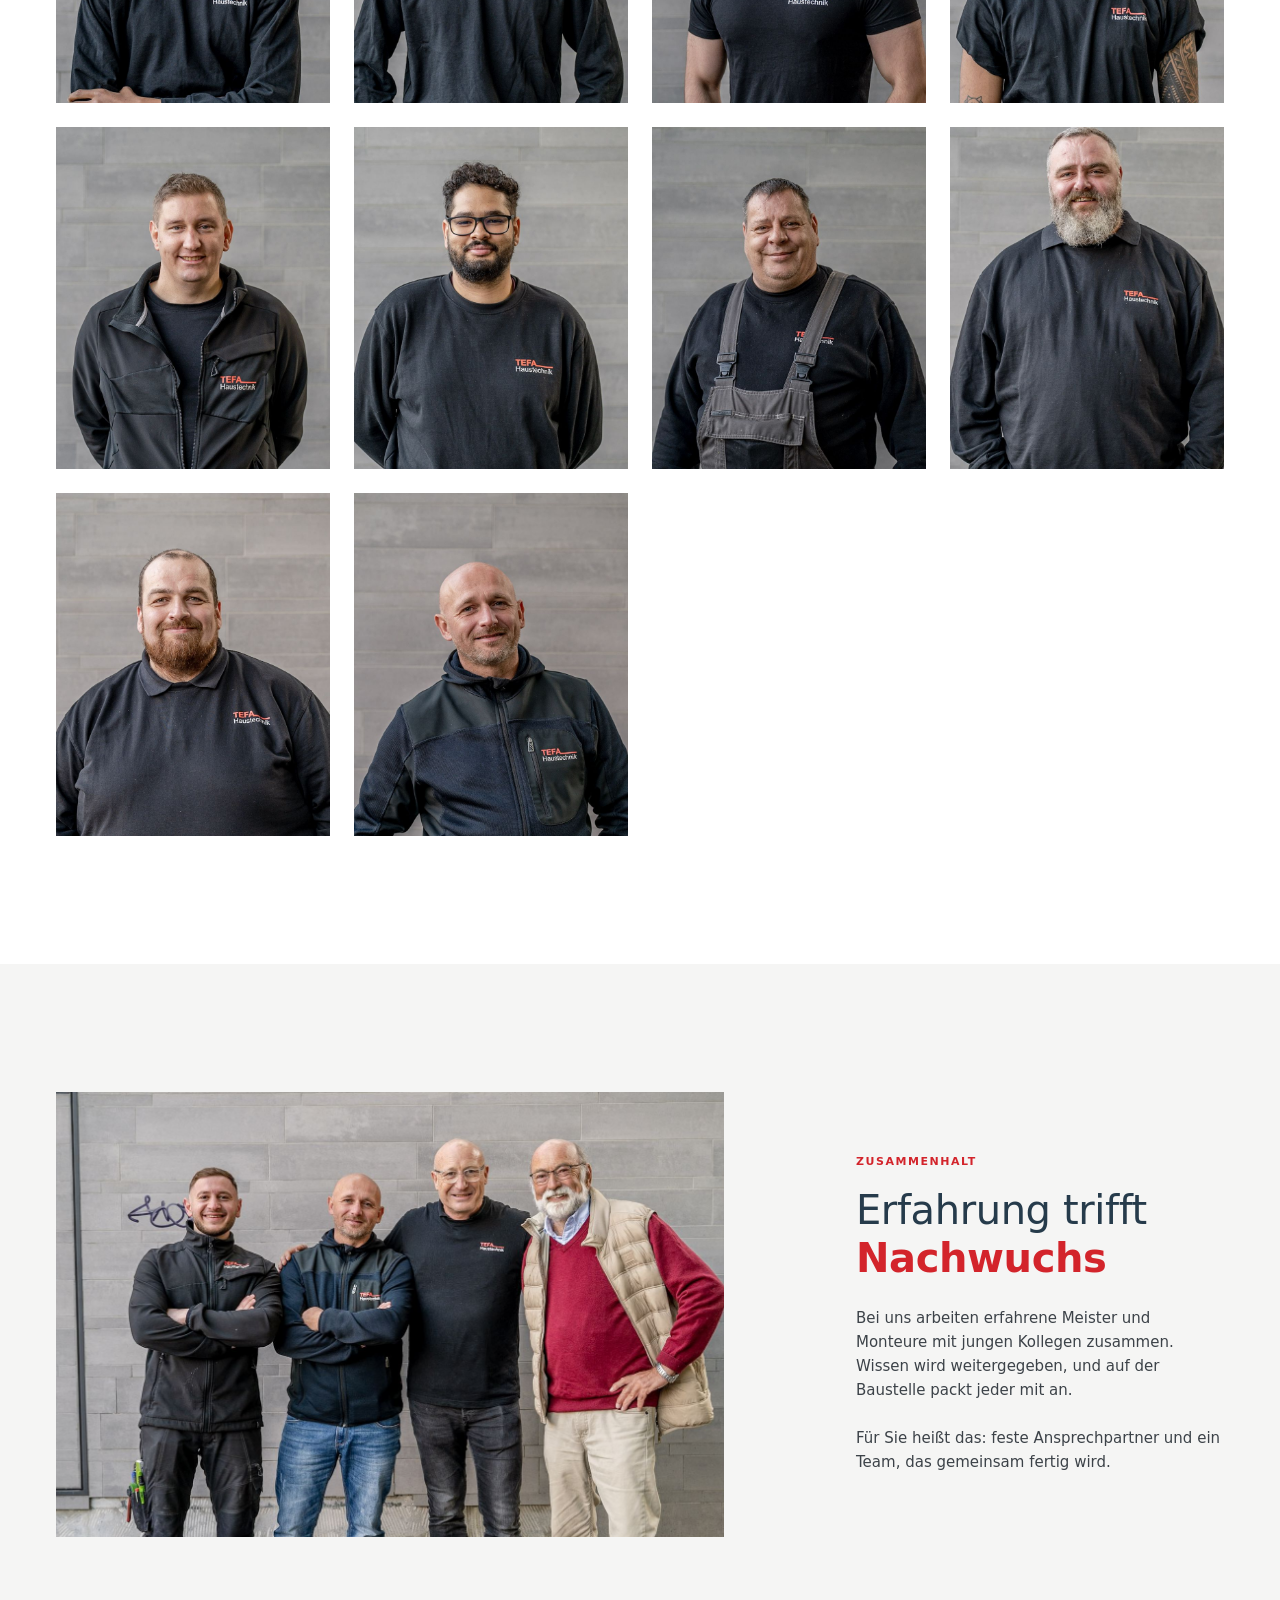
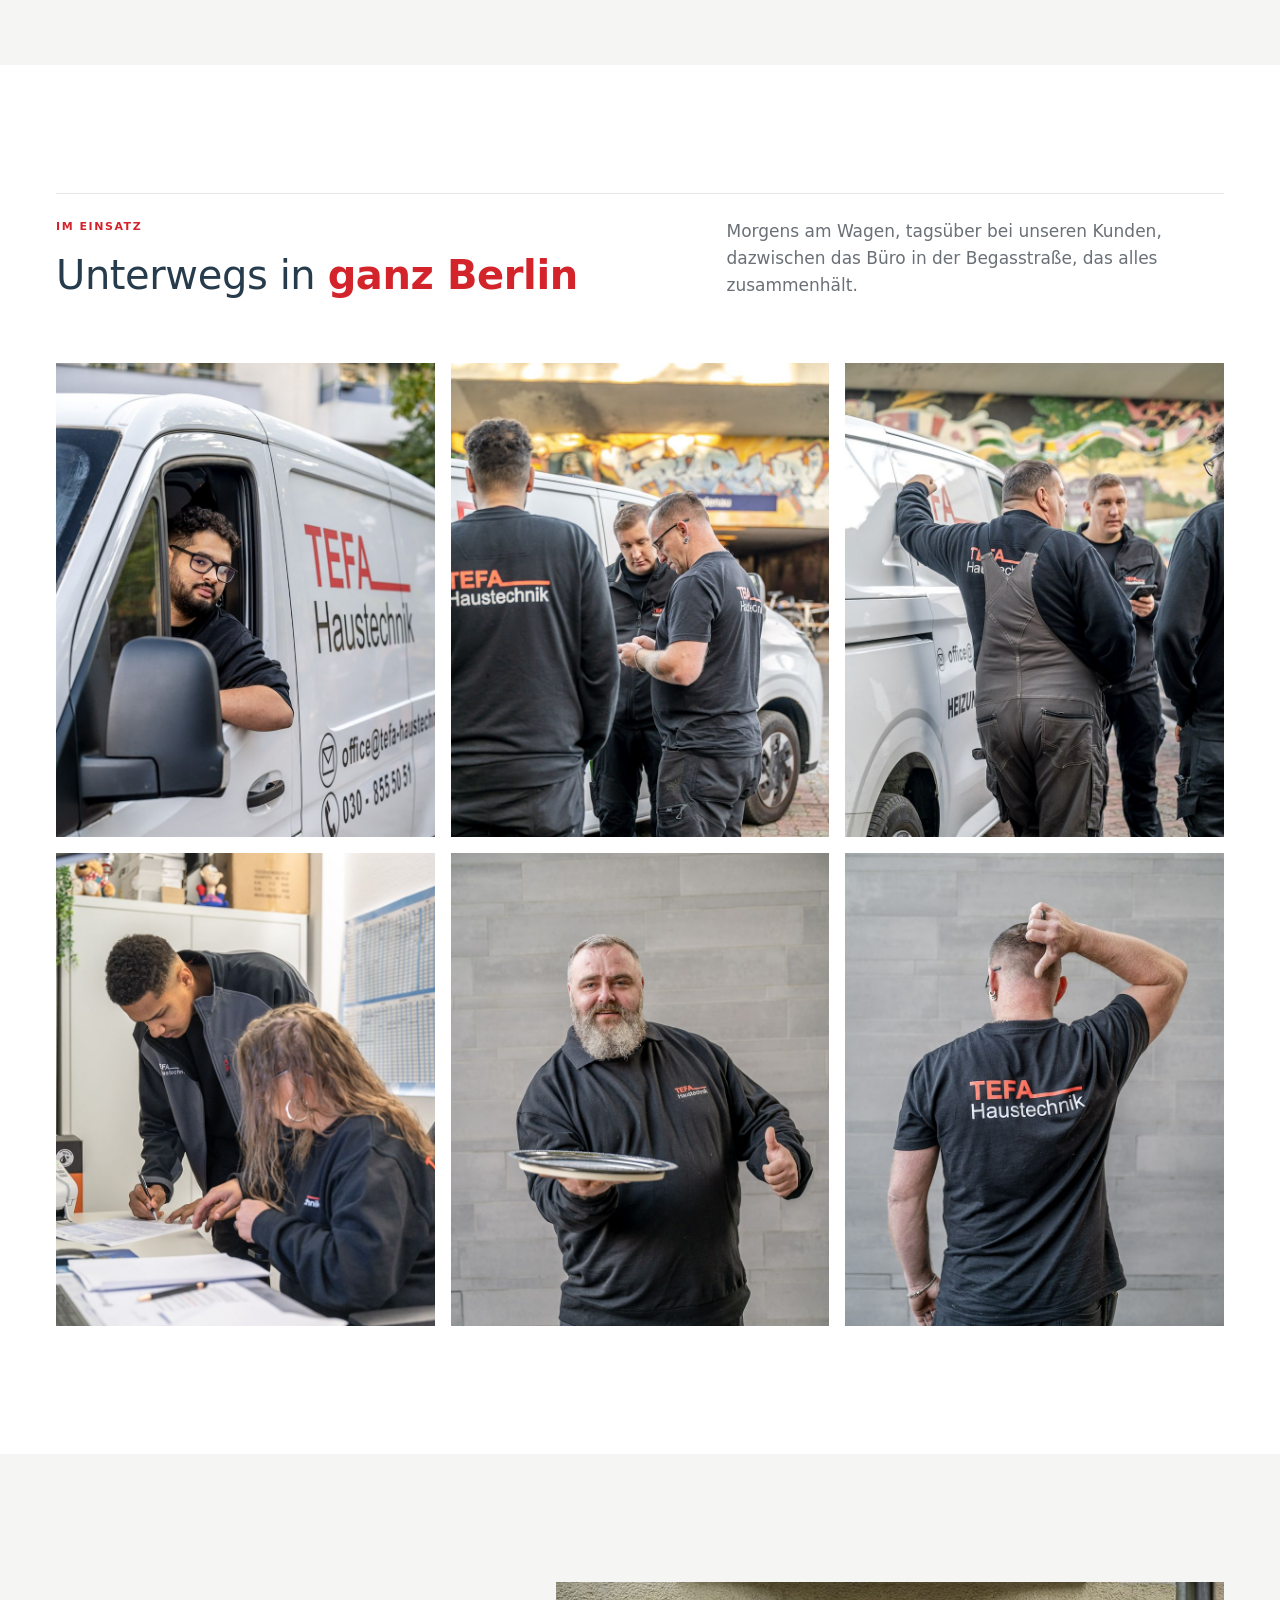
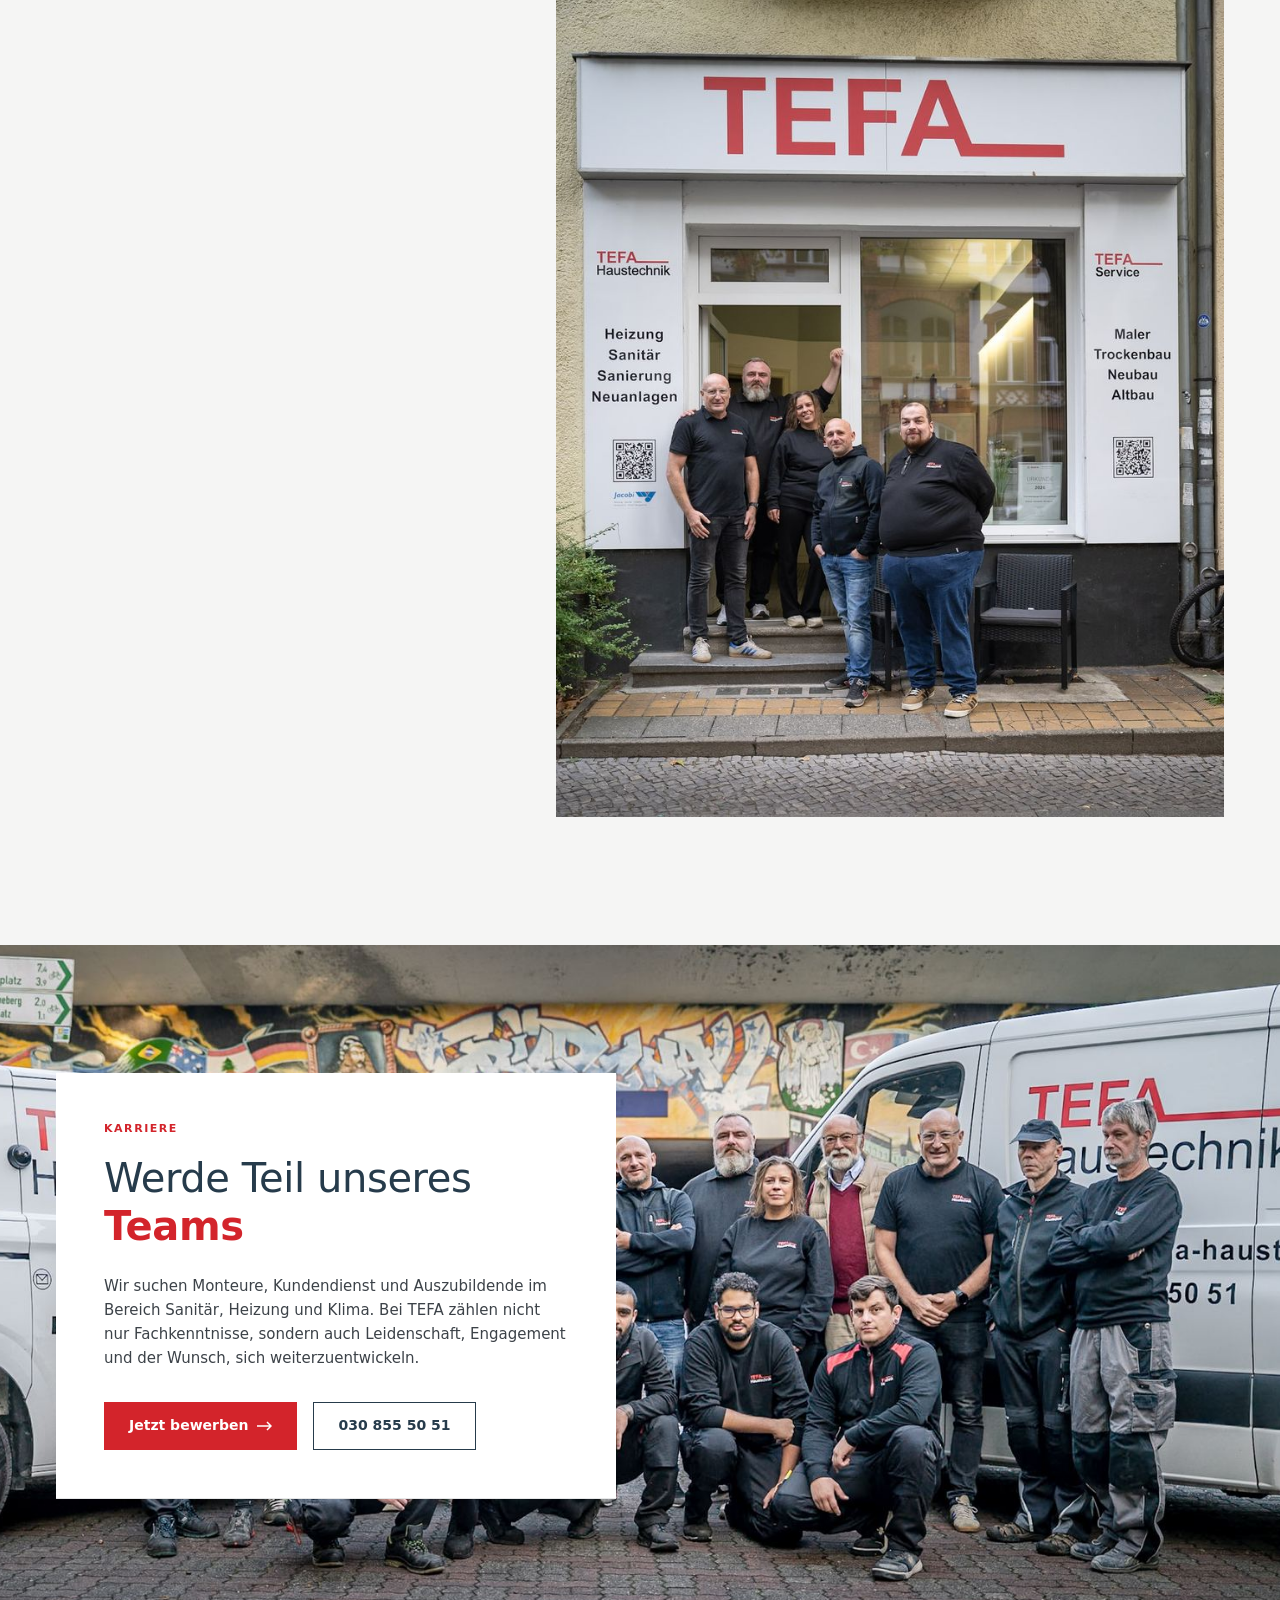
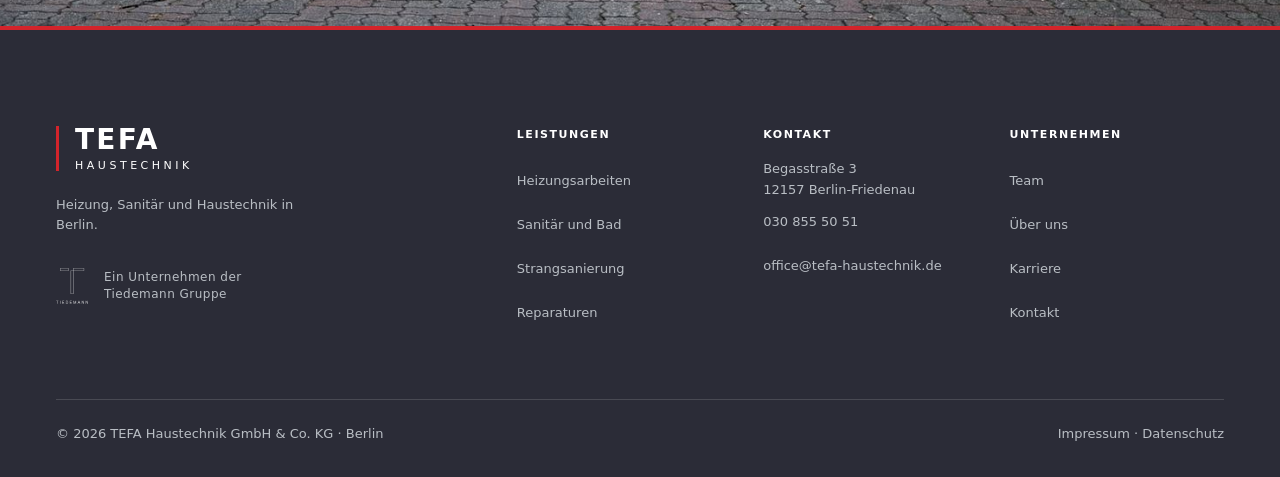
<file: team.html>
<!DOCTYPE html>
<html lang="de">
<head>
<meta charset="UTF-8">
<meta name="viewport" content="width=device-width, initial-scale=1">
<!-- Testversion: vor dem Livegang entfernen -->
<meta name="robots" content="noindex, nofollow">
<title>Team · TEFA Haustechnik</title>
<meta name="description" content="Das Team von TEFA Haustechnik: Monteure, Kundendienst und Büro für Heizung und Sanitär in Berlin-Friedenau.">
<link rel="stylesheet" href="assets/site.css?v=6">
</head>
<body>
<a class="skip" href="#inhalt">Zum Inhalt springen</a>

<header class="hdr" id="hdr">
  <div class="wrap hdr-in">
    <a class="brand-text" href="index.html" tabindex="-1" aria-hidden="true">TEFA&nbsp;<em>Haustechnik</em></a>
    <button class="menu-btn" type="button" aria-expanded="false" aria-controls="nav" aria-label="Menü öffnen"><span></span></button>
    <nav class="nav" id="nav" aria-label="Hauptnavigation">
      <a href="index.html#leistungen">Leistungen</a>
      <a href="index.html#heizung">Heizung</a>
      <a href="index.html#sanitaer">Sanitär</a>
      <a href="team.html" aria-current="page">Team</a>
      <a href="index.html#ueber-uns">Über uns</a>
      <a href="index.html#karriere">Karriere</a>
      <a href="index.html#kontakt">Kontakt</a>
      <a class="nav-tel" href="tel:+49308555051">030 855 50 51</a>
    </nav>
  </div>
</header>

<main id="inhalt">

<section class="hero hero--team on-photo" aria-labelledby="t-hero">
  <div class="hero-photo tint">
    <img src="assets/img/team/gruppe.jpg" width="2000" height="984" fetchpriority="high" alt="Das Team von TEFA Haustechnik vor zwei TEFA-Transportern an der S-Bahn Friedenau">
  </div>
  <div class="hero-logo">
    <div class="wrap"><a class="wordmark" href="index.html" aria-label="TEFA Haustechnik, Startseite"><b>TEFA</b><span>Haustechnik</span></a></div>
  </div>
  <div class="hero-content">
    <div class="wrap hero-grid">
      <div>
        <span class="label hero-kicker">Team · Berlin-Friedenau</span>
        <h1 class="display" id="t-hero">Ein Team für <em>Heizung und Sanitär</em></h1>
      </div>
    </div>
  </div>
</section>

<section class="section" id="gesichter" aria-labelledby="g-title">
  <div class="wrap">
    <div class="sec-head reveal">
      <div>
        <span class="label">Unser Team</span>
        <h2 class="h1" id="g-title">Die Menschen hinter <em>Ihrer Haustechnik</em></h2>
      </div>
      <p class="lead">Monteure, Kundendienst und Büro arbeiten bei uns Hand in Hand. Wer bei Ihnen die Heizung wartet oder das Bad einbaut, gehört zu diesem Team.</p>
    </div>
    <ul class="people reveal">
      <li><figure><img src="assets/img/team/p86.jpg" width="800" height="1000" loading="lazy" alt="Porträt eines Mitarbeiters von TEFA Haustechnik"></figure></li>
      <li><figure><img src="assets/img/team/p89.jpg" width="800" height="1000" loading="lazy" alt="Porträt eines Mitarbeiters von TEFA Haustechnik"></figure></li>
      <li><figure><img src="assets/img/team/p92.jpg" width="800" height="1000" loading="lazy" alt="Porträt eines Mitarbeiters von TEFA Haustechnik"></figure></li>
      <li><figure><img src="assets/img/team/p96.jpg" width="800" height="1000" loading="lazy" alt="Porträt einer Mitarbeiterin von TEFA Haustechnik"></figure></li>
      <li><figure><img src="assets/img/team/p114.jpg" width="800" height="1000" loading="lazy" alt="Porträt eines Mitarbeiters von TEFA Haustechnik"></figure></li>
      <li><figure><img src="assets/img/team/p115.jpg" width="800" height="1000" loading="lazy" alt="Porträt eines Mitarbeiters von TEFA Haustechnik"></figure></li>
      <li><figure><img src="assets/img/team/p118.jpg" width="800" height="1000" loading="lazy" alt="Porträt eines Mitarbeiters von TEFA Haustechnik"></figure></li>
      <li><figure><img src="assets/img/team/p121.jpg" width="800" height="1000" loading="lazy" alt="Porträt eines Mitarbeiters von TEFA Haustechnik"></figure></li>
      <li><figure><img src="assets/img/team/p124.jpg" width="800" height="1000" loading="lazy" alt="Porträt eines Mitarbeiters von TEFA Haustechnik"></figure></li>
      <li><figure><img src="assets/img/team/p127.jpg" width="800" height="1000" loading="lazy" alt="Porträt eines Mitarbeiters von TEFA Haustechnik"></figure></li>
      <li><figure><img src="assets/img/team/p131.jpg" width="800" height="1000" loading="lazy" alt="Porträt eines Mitarbeiters von TEFA Haustechnik"></figure></li>
      <li><figure><img src="assets/img/team/p136.jpg" width="800" height="1000" loading="lazy" alt="Porträt eines Mitarbeiters von TEFA Haustechnik"></figure></li>
      <li><figure><img src="assets/img/team/p154.jpg" width="800" height="1000" loading="lazy" alt="Porträt eines Mitarbeiters von TEFA Haustechnik"></figure></li>
      <li><figure><img src="assets/img/team/p157.jpg" width="800" height="1000" loading="lazy" alt="Porträt eines Mitarbeiters von TEFA Haustechnik"></figure></li>
    </ul>
  </div>
</section>

<section class="section refs" id="zusammenhalt" aria-labelledby="z-title">
  <div class="wrap">
    <div class="feature">
      <figure class="feature-media wide-media reveal">
        <img src="assets/img/team/zusammen.jpg" width="1600" height="903" loading="lazy" alt="Vier Kollegen von TEFA Haustechnik Arm in Arm vor einer grauen Wand">
      </figure>
      <div class="feature-text reveal">
        <span class="label">Zusammenhalt</span>
        <h2 class="h1" id="z-title">Erfahrung trifft <em>Nachwuchs</em></h2>
        <p class="desc">Bei uns arbeiten erfahrene Meister und Monteure mit jungen Kollegen zusammen. Wissen wird weitergegeben, und auf der Baustelle packt jeder mit an.</p>
        <p class="desc">Für Sie heißt das: feste Ansprechpartner und ein Team, das gemeinsam fertig wird.</p>
      </div>
    </div>
  </div>
</section>

<section class="section" id="einsatz" aria-labelledby="e-title">
  <div class="wrap">
    <div class="sec-head reveal">
      <div>
        <span class="label">Im Einsatz</span>
        <h2 class="h1" id="e-title">Unterwegs in <em>ganz Berlin</em></h2>
      </div>
      <p class="lead">Morgens am Wagen, tagsüber bei unseren Kunden, dazwischen das Büro in der Begasstraße, das alles zusammenhält.</p>
    </div>
    <ul class="gallery gallery--3 reveal" data-gallery="Team">
      <li><button class="g-item" type="button" data-full="assets/img/team/szene165.jpg" data-cap="Bereit zur Abfahrt"><img src="assets/img/team/szene165.jpg" width="800" height="1000" loading="lazy" alt="Mitarbeiter schaut aus dem Fenster eines TEFA-Transporters"></button></li>
      <li><button class="g-item" type="button" data-full="assets/img/team/szene110.jpg" data-cap="Absprache vor dem Einsatz"><img src="assets/img/team/szene110.jpg" width="800" height="1000" loading="lazy" alt="Monteure besprechen sich neben einem Transporter, einer trägt das TEFA-Logo auf dem Rücken"></button></li>
      <li><button class="g-item" type="button" data-full="assets/img/team/szene104.jpg" data-cap="Am Wagen"><img src="assets/img/team/szene104.jpg" width="800" height="1000" loading="lazy" alt="Monteur in Latzhose am Transporter, Kollegen daneben"></button></li>
      <li><button class="g-item" type="button" data-full="assets/img/team/szene174.jpg" data-cap="Im Büro in der Begasstraße"><img src="assets/img/team/szene174.jpg" width="800" height="1000" loading="lazy" alt="Zwei Kolleginnen und Kollegen bearbeiten gemeinsam Unterlagen am Schreibtisch"></button></li>
      <li><button class="g-item" type="button" data-full="assets/img/team/szene141.jpg" data-cap="Mit Humor bei der Sache"><img src="assets/img/team/szene141.jpg" width="800" height="1000" loading="lazy" alt="Mitarbeiter mit Tablett in der Hand und Daumen hoch"></button></li>
      <li><button class="g-item" type="button" data-full="assets/img/team/szene82.jpg" data-cap="TEFA Haustechnik"><img src="assets/img/team/szene82.jpg" width="800" height="1000" loading="lazy" alt="Mitarbeiter von hinten mit TEFA-Haustechnik-Logo auf dem T-Shirt"></button></li>
    </ul>
  </div>
</section>

<section class="section refs" id="standort" aria-labelledby="s-title">
  <div class="wrap">
    <div class="feature feature--rev">
      <figure class="feature-media reveal">
        <img src="assets/img/team/szene184.jpg" width="800" height="1000" loading="lazy" style="aspect-ratio:4/5" alt="Das Team vor dem Ladengeschäft von TEFA in der Begasstraße">
      </figure>
      <div class="feature-text reveal">
        <span class="label">Begasstraße 3</span>
        <h2 class="h1" id="s-title">Zuhause in <em>Friedenau</em></h2>
        <p class="desc">Unser Büro liegt in der Begasstraße in Berlin-Friedenau. Von hier aus planen wir die Einsätze und sind für Sie erreichbar.</p>
        <p class="desc">Montag bis Donnerstag 7:30–16:00 Uhr, Freitag 7:30–14:00 Uhr.</p>
        <div class="btn-row mt-4">
          <a class="btn btn--accent" href="index.html#kontakt">Kontakt aufnehmen <svg class="arrow" viewBox="0 0 16 10" fill="none" aria-hidden="true"><path d="M11 1l4 4-4 4M1 5h14" stroke="currentColor" stroke-width="1.5"/></svg></a>
          <a class="btn btn--line" href="tel:+49308555051">030 855 50 51</a>
        </div>
      </div>
    </div>
  </div>
</section>

<section class="career" id="karriere" aria-labelledby="c-title">
  <div class="career-media" aria-hidden="true">
    <img src="assets/img/team/gruppe-2.jpg" width="1600" height="787" loading="lazy" alt="">
  </div>
  <div class="wrap career-in">
    <div class="career-box reveal">
      <span class="label">Karriere</span>
      <h2 class="h1" id="c-title">Werde Teil unseres <em>Teams</em></h2>
      <p>Wir suchen Monteure, Kundendienst und Auszubildende im Bereich Sanitär, Heizung und Klima. Bei TEFA zählen nicht nur Fachkenntnisse, sondern auch Leidenschaft, Engagement und der Wunsch, sich weiterzuentwickeln.</p>
      <div class="btn-row mt-4">
        <a class="btn btn--accent" href="mailto:office@tefa-haustechnik.de?subject=Bewerbung">Jetzt bewerben <svg class="arrow" viewBox="0 0 16 10" fill="none" aria-hidden="true"><path d="M11 1l4 4-4 4M1 5h14" stroke="currentColor" stroke-width="1.5"/></svg></a>
        <a class="btn btn--line" href="tel:+49308555051">030 855 50 51</a>
      </div>
    </div>
  </div>
</section>

</main>

<footer class="footer">
  <div class="wrap">
    <div class="footer-grid">
      <div>
        <a class="wordmark wordmark--footer" href="index.html" aria-label="TEFA Haustechnik, Startseite"><b>TEFA</b><span>Haustechnik</span></a>
        <p class="footer-claim">Heizung, Sanitär und Haustechnik in Berlin.</p>
        <a class="group-badge" href="https://www.tiedemann-gruppe.de/" rel="noopener"><img src="assets/logos/logo-weiss.svg" alt="" width="32" height="36"><span>Ein Unternehmen der<br>Tiedemann Gruppe</span></a>
      </div>
      <nav aria-label="Seiten">
        <h2>Leistungen</h2>
        <ul>
          <li><a href="index.html#heizung">Heizungsarbeiten</a></li>
          <li><a href="index.html#sanitaer">Sanitär und Bad</a></li>
          <li><a href="index.html#leistungen">Strangsanierung</a></li>
          <li><a href="index.html#leistungen">Reparaturen</a></li>
        </ul>
      </nav>
      <div>
        <h2>Kontakt</h2>
        <address>Begasstraße 3<br>12157 Berlin-Friedenau<br><a href="tel:+49308555051">030 855 50 51</a><br><a href="mailto:office@tefa-haustechnik.de">office@tefa-haustechnik.de</a></address>
      </div>
      <div>
        <h2>Unternehmen</h2>
        <ul>
          <li><a href="team.html">Team</a></li>
          <li><a href="index.html#ueber-uns">Über uns</a></li>
          <li><a href="index.html#karriere">Karriere</a></li>
          <li><a href="index.html#kontakt">Kontakt</a></li>
        </ul>
      </div>
    </div>
    <div class="footer-bottom">
      <span>© 2026 TEFA Haustechnik GmbH &amp; Co. KG · Berlin</span>
      <span><a href="impressum.html">Impressum</a> · <a href="impressum.html#datenschutz">Datenschutz</a></span>
    </div>
  </div>
</footer>

<dialog class="lb" id="lb" aria-label="Bildansicht">
  <div class="lb-top">
    <span class="lb-count" id="lb-count"></span>
    <button type="button" id="lb-close" aria-label="Bildansicht schließen"><svg viewBox="0 0 16 16" fill="none" aria-hidden="true"><path d="M3 3l10 10M13 3L3 13" stroke="currentColor" stroke-width="1.5"/></svg></button>
  </div>
  <div class="lb-stage"><img id="lb-img" alt=""></div>
  <div class="lb-bottom">
    <p class="lb-cap" id="lb-cap"></p>
    <div class="lb-btns">
      <button type="button" id="lb-prev" aria-label="Vorheriges Bild"><svg viewBox="0 0 16 16" fill="none" aria-hidden="true"><path d="M10 3L5 8l5 5" stroke="currentColor" stroke-width="1.5"/></svg></button>
      <button type="button" id="lb-next" aria-label="Nächstes Bild"><svg viewBox="0 0 16 16" fill="none" aria-hidden="true"><path d="M6 3l5 5-5 5" stroke="currentColor" stroke-width="1.5"/></svg></button>
    </div>
  </div>
</dialog>

<script src="assets/site.js?v=2"></script>
</body>
</html>
</file>
<file: assets/site.css>
/* TEFA Haustechnik · Styles nach dem Tiedemann Design System (Basis: Tiedemann Gruppe site.css) */
/* ===== Tokens · Tiedemann Design System ===== */
:root{
  --primary:#263b4b; --secondary:#2b2c37;
  --accent:#2f6b73; --accent-tint:#e1edee;
  --white:#ffffff; --subtle:#f4f7f7; --grey:#e9e9e9; --blue-grey:#d2dedc;
  --text:#3c4248; --muted:#6a7076; --line:#e4e8e8;
  --font:'Segoe UI', system-ui, -apple-system, 'Helvetica Neue', Arial, sans-serif;
  --s1:8px; --s2:16px; --s3:24px; --s4:32px; --s5:48px; --s6:64px; --s7:96px; --s8:128px;
  --max:1280px; --gutter:16px; --ctl:44px; --bar:64px;
}
@media (min-width:768px){ :root{ --gutter:40px; } }
@media (min-width:1200px){ :root{ --gutter:56px; } }

*,*::before,*::after{ box-sizing:border-box; margin:0; padding:0; border-radius:0; }
html{ scroll-behavior:smooth; scroll-padding-top:var(--bar); -webkit-text-size-adjust:100%; }
body{ font-family:var(--font); font-size:15px; line-height:1.6; font-weight:400; color:var(--text); background:var(--white); -webkit-font-smoothing:antialiased; overflow-x:hidden; }
body.no-scroll{ overflow:hidden; }
img{ display:block; max-width:100%; height:auto; }
a{ color:inherit; }
ul,ol{ list-style:none; }
button{ font:inherit; color:inherit; background:none; border:0; cursor:pointer; }
em{ font-style:normal; font-weight:600; }
address{ font-style:normal; }
:focus-visible{ outline:2px solid var(--accent); outline-offset:3px; }
.on-photo :focus-visible,.footer :focus-visible{ outline-color:var(--white); }
.skip{ position:absolute; left:var(--s2); top:-80px; z-index:300; background:var(--white); color:var(--primary); padding:var(--s1) var(--s2); font-size:14px; font-weight:600; text-decoration:none; border:1px solid var(--primary); }
.skip:focus{ top:var(--s2); }
.sr-only{ position:absolute; width:1px; height:1px; overflow:hidden; clip:rect(0 0 0 0); white-space:nowrap; }

.wrap{ width:100%; max-width:calc(var(--max) + 2 * var(--gutter)); margin:0 auto; padding:0 var(--gutter); }
.section{ padding:var(--s7) 0; }
@media (min-width:1024px){ .section{ padding:var(--s8) 0; } }

/* ===== Typography ===== */
.label{ display:block; font-size:11px; line-height:1.5; font-weight:600; letter-spacing:.14em; text-transform:uppercase; color:var(--accent); }
.display{ font-size:40px; line-height:1.05; font-weight:300; color:var(--primary); letter-spacing:-.015em; }
.h1{ font-size:28px; line-height:1.2; font-weight:300; color:var(--primary); letter-spacing:-.01em; }
.h2{ font-size:20px; line-height:1.3; font-weight:300; color:var(--primary); }
@media (min-width:768px){ .display{ font-size:56px; } .h1{ font-size:34px; } }
@media (min-width:1200px){ .display{ font-size:72px; } .h1{ font-size:40px; } }
.lead{ font-size:17px; line-height:1.6; }
.small{ font-size:13px; line-height:1.5; color:var(--muted); }
p + p{ margin-top:var(--s2); }

/* Links */
.link{ display:inline-flex; align-items:center; gap:var(--s1); min-height:var(--ctl); font-size:14px; font-weight:600; color:var(--primary); text-decoration:none; }
.link span{ border-bottom:1px solid var(--blue-grey); padding-bottom:2px; transition:border-color .2s; }
.link:hover span{ border-bottom-color:var(--accent); }
.arrow{ width:16px; height:10px; flex:none; transition:transform .2s; }
.link:hover .arrow,.btn:hover .arrow{ transform:translateX(4px); }
.btn{ display:inline-flex; align-items:center; justify-content:center; gap:var(--s1); min-height:48px; padding:0 var(--s3); font-size:14px; font-weight:600; line-height:1.2; text-decoration:none; border:1px solid transparent; transition:background-color .2s, color .2s, border-color .2s; }
.btn--accent{ background:var(--accent); color:var(--white); }
.btn--accent:hover{ background:#21525a; }

/* ===== Header ===== */
.hdr{ position:fixed; top:0; left:0; right:0; z-index:100; color:var(--white); transition:background-color .3s, color .3s, border-color .3s; border-bottom:1px solid transparent; }
.hdr-in{ display:flex; align-items:center; justify-content:flex-end; gap:var(--s3); min-height:var(--bar); padding-top:var(--s3); transition:padding .3s; }
.brand-text{ margin-right:auto; display:inline-flex; align-items:center; min-height:var(--ctl); font-size:17px; font-weight:300; letter-spacing:.01em; text-decoration:none; color:var(--primary); opacity:0; visibility:hidden; transition:opacity .3s, visibility .3s; }
.nav{ display:flex; align-items:center; gap:var(--s4); }
.nav a{ display:inline-flex; align-items:center; min-height:var(--ctl); font-size:14px; font-weight:400; text-decoration:none; border-bottom:1px solid transparent; transition:border-color .2s; }
.nav a:hover,.nav a[aria-current="true"],.nav a[aria-current="page"]{ border-bottom-color:currentColor; }
.hdr{ pointer-events:none; }
.hdr .menu-btn,.hdr .nav,.hdr.solid,.hdr.menu-open{ pointer-events:auto; }
.hdr.solid{ background:var(--white); color:var(--primary); border-bottom-color:var(--line); }
.hdr.solid .hdr-in{ padding-top:0; }
.hdr.solid .brand-text{ opacity:1; visibility:visible; }
.hdr.solid .nav a:hover{ border-bottom-color:var(--accent); }
.menu-btn{ display:none; width:var(--ctl); height:var(--ctl); align-items:center; justify-content:center; }
.menu-btn span{ display:block; width:22px; height:1px; background:currentColor; position:relative; }
.menu-btn span::before,.menu-btn span::after{ content:""; position:absolute; left:0; width:22px; height:1px; background:currentColor; transition:transform .2s; }
.menu-btn span::before{ top:-7px; } .menu-btn span::after{ top:7px; }
.menu-btn[aria-expanded="true"] span{ background:transparent; }
.menu-btn[aria-expanded="true"] span::before{ transform:translateY(7px) rotate(45deg); }
.menu-btn[aria-expanded="true"] span::after{ transform:translateY(-7px) rotate(-45deg); }
@media (max-width:899px){
  .menu-btn{ display:inline-flex; }
  .nav{ display:none; position:fixed; top:var(--bar); left:0; right:0; bottom:0; flex-direction:column; align-items:stretch; gap:0; background:var(--white); padding:var(--s3) var(--gutter); overflow-y:auto; }
  .nav a{ min-height:64px; font-size:28px; font-weight:300; color:var(--primary); border-bottom:1px solid var(--line); }
  .nav a:hover{ border-bottom-color:var(--line); color:var(--accent); }
  .hdr.menu-open{ background:var(--white); color:var(--primary); border-bottom-color:var(--line); }
  .hdr.menu-open .hdr-in{ padding-top:0; }
  .hdr.menu-open .brand-text{ opacity:1; visibility:visible; }
  .hdr.menu-open .nav{ display:flex; }
}

/* ===== Hero slider ===== */
.hero{ position:relative; height:100vh; height:100svh; min-height:560px; max-height:1080px; overflow:hidden; background:var(--grey); color:var(--white); }
.slides{ position:absolute; inset:0; }
.slide{ position:absolute; inset:0; opacity:0; visibility:hidden; transition:opacity 1.2s ease, visibility 0s linear 1.2s; }
.slide.is-active{ opacity:1; visibility:visible; transition:opacity 1.2s ease, visibility 0s; }
.slide img{ width:100%; height:100%; object-fit:cover; transform:scale(1.04); transition:transform 7s ease-out; }
.slide.is-active img{ transform:scale(1); }
/* minimal legibility scrims */
.hero::before,.hero::after{ content:""; position:absolute; left:0; right:0; z-index:1; pointer-events:none; }
.hero::before{ top:0; height:200px; background:linear-gradient(rgba(20,24,28,.38), rgba(20,24,28,0)); }
.hero::after{ bottom:0; height:70%; background:linear-gradient(rgba(20,24,28,0), rgba(20,24,28,.62)); }
.hero-logo{ position:absolute; z-index:3; top:var(--s3); left:0; right:0; pointer-events:none; }
.hero-logo a{ display:inline-block; pointer-events:auto; }
.hero-logo img{ width:96px; height:108px; } /* Mindestgröße mit Wortmarke */
.hero-content{ position:absolute; z-index:2; left:0; right:0; bottom:0; padding-bottom:var(--s4); }
.hero-grid{ display:grid; gap:var(--s4); align-items:end; }
.hero h1{ color:var(--white); max-width:13ch; }
.hero-lead{ margin-top:var(--s2); font-size:17px; max-width:44ch; color:rgba(255,255,255,.88); }
.hero-side{ display:grid; gap:var(--s2); }
.cap{ min-height:64px; position:relative; }
.cap-item{ position:absolute; inset:0 0 auto 0; opacity:0; visibility:hidden; transition:opacity .6s, visibility 0s linear .6s; }
.cap-item.is-active{ position:relative; opacity:1; visibility:visible; transition:opacity .6s .3s, visibility 0s; }
.cap-item a{ display:inline-flex; flex-direction:column; text-decoration:none; color:var(--white); padding:var(--s1) 0; }
.cap-item .label{ color:rgba(255,255,255,.8); }
.cap-item strong{ font-size:20px; line-height:1.3; font-weight:300; }
.cap-item strong em{ font-weight:600; }
.cap-item a:hover strong{ text-decoration:underline; text-decoration-thickness:1px; text-underline-offset:4px; }
.ctrl{ display:flex; align-items:center; gap:var(--s2); }
.count{ font-size:13px; font-variant-numeric:tabular-nums; letter-spacing:.06em; min-width:56px; }
.count b{ font-weight:600; }
.progress{ flex:1; height:1px; background:rgba(255,255,255,.35); position:relative; min-width:80px; }
.progress i{ position:absolute; left:0; top:-1px; height:3px; width:100%; background:var(--white); transform-origin:left; transform:scaleX(0); }
.ctrl-btns{ display:flex; }
.ctrl button{ width:var(--ctl); height:var(--ctl); display:inline-flex; align-items:center; justify-content:center; border:1px solid rgba(255,255,255,.45); color:var(--white); transition:background-color .2s, border-color .2s; }
.ctrl button + button{ border-left:0; }
.ctrl button:hover{ background:rgba(255,255,255,.14); border-color:var(--white); }
.ctrl svg{ width:16px; height:16px; }
.icon-play{ display:none; }
.is-paused .icon-play{ display:block; } .is-paused .icon-pause{ display:none; }
@media (min-width:900px){
  .hero-content{ padding-bottom:var(--s6); }
  .hero-grid{ grid-template-columns:7fr 4fr; gap:var(--s6); }
}

/* ===== Intro ===== */
.intro-grid{ display:grid; gap:var(--s5); }
.intro-statement{ max-width:22ch; }
.intro-body{ max-width:60ch; }
.intro-body .lead{ color:var(--text); }
.figures{ margin-top:var(--s5); display:grid; grid-template-columns:repeat(3,1fr); border-top:1px solid var(--line); }
.figures div{ padding:var(--s3) var(--s2) 0 0; }
.figures div + div{ padding-left:var(--s2); border-left:1px solid var(--line); }
.figures dt{ font-size:11px; font-weight:600; letter-spacing:.14em; text-transform:uppercase; color:var(--muted); margin-bottom:var(--s1); }
.figures dd{ font-size:20px; line-height:1.3; font-weight:300; color:var(--primary); }
@media (min-width:1024px){
  .intro-grid{ grid-template-columns:repeat(12,1fr); gap:var(--s4); }
  .intro-head{ grid-column:1 / span 6; }
  .intro-body{ grid-column:8 / span 5; padding-top:var(--s1); }
}
@media (min-width:1024px){ .figures dd{ font-size:28px; } }

/* ===== Section heads ===== */
.sec-head{ display:grid; gap:var(--s2); margin-bottom:var(--s6); padding-top:var(--s3); border-top:1px solid var(--line); }
@media (min-width:900px){ .sec-head{ grid-template-columns:1fr 1fr; align-items:end; gap:var(--s4); } .sec-head .lead{ justify-self:end; max-width:46ch; } }
.sec-head .label{ margin-bottom:var(--s2); }
.sec-head .lead{ color:var(--muted); }

/* ===== Current projects ===== */
.feature{ display:grid; gap:var(--s4); }
.feature + .feature{ margin-top:var(--s8); }
.feature-media{ position:relative; display:block; overflow:hidden; background:var(--grey); }
.feature-media img{ width:100%; aspect-ratio:3/2; object-fit:cover; transition:transform .8s ease; }
.feature-media:hover img{ transform:scale(1.02); }
.tag{ position:absolute; left:0; top:0; background:var(--white); color:var(--primary); font-size:11px; font-weight:600; letter-spacing:.14em; text-transform:uppercase; padding:var(--s1) var(--s2); }
.feature-text .label{ margin-bottom:var(--s2); }
.feature-text .h1{ margin-bottom:var(--s1); }
.addr{ font-size:13px; color:var(--muted); }
.feature-text > p.desc{ margin-top:var(--s3); }
.kv{ margin-top:var(--s3); border-top:1px solid var(--line); }
.kv div{ display:grid; grid-template-columns:120px 1fr; gap:var(--s2); padding:12px 0; border-bottom:1px solid var(--line); }
.kv dt{ font-size:11px; font-weight:600; letter-spacing:.14em; text-transform:uppercase; color:var(--muted); padding-top:3px; }
.kv dd{ font-size:15px; color:var(--text); }
.kv dd em{ color:var(--primary); }
.links{ margin-top:var(--s3); display:flex; flex-wrap:wrap; column-gap:var(--s3); }
.gallery{ display:grid; gap:var(--s1); grid-template-columns:repeat(2,1fr); }
.gallery--3{ grid-template-columns:repeat(3,1fr); }
.g-item{ display:block; width:100%; overflow:hidden; background:var(--grey); position:relative; }
.g-item img{ width:100%; aspect-ratio:4/3; object-fit:cover; transition:transform .6s ease, opacity .3s; }
.gallery--3 .g-item img{ aspect-ratio:4/5; }
.g-item:hover img{ transform:scale(1.03); }
.gallery-cap{ grid-column:1 / -1; font-size:13px; color:var(--muted); padding-top:var(--s1); }
@media (min-width:768px){ .gallery{ grid-template-columns:repeat(4,1fr); gap:var(--s2); } .gallery--3{ grid-template-columns:repeat(3,1fr); } }
@media (min-width:1024px){
  .feature{ grid-template-columns:repeat(12,1fr); gap:var(--s5) var(--s4); align-items:start; }
  .feature-media{ grid-column:1 / span 7; }
  .feature-text{ grid-column:9 / span 4; }
  .feature .gallery{ grid-column:1 / -1; }
  .feature--rev .feature-media{ grid-column:6 / span 7; grid-row:1; }
  .feature--rev .feature-text{ grid-column:1 / span 4; grid-row:1; }
  .feature--rev .gallery{ grid-column:6 / span 7; }
}

/* ===== Full-bleed band ===== */
.band{ position:relative; height:56vh; min-height:320px; max-height:720px; overflow:hidden; background:var(--grey); }
.band img{ width:100%; height:100%; object-fit:cover; object-position:50% 40%; }
.band figcaption{ position:absolute; right:0; bottom:0; background:var(--white); color:var(--muted); font-size:13px; padding:var(--s1) var(--s2); }

/* ===== References ===== */
.refs{ background:var(--subtle); }
.ref-grid{ display:grid; gap:var(--s5) var(--s3); }
@media (min-width:640px){ .ref-grid{ grid-template-columns:repeat(2,1fr); } }
@media (min-width:1024px){ .ref-grid{ grid-template-columns:repeat(3,1fr); gap:var(--s4); } }
.ref .g-item img{ aspect-ratio:4/3; }
.ref-meta{ display:flex; justify-content:space-between; gap:var(--s2); padding:var(--s2) 0 var(--s1); margin-top:var(--s2); border-top:1px solid var(--blue-grey); }
.ref-meta .label{ color:var(--muted); }
.ref-meta .label.year{ color:var(--accent); }
.ref h3{ margin-bottom:var(--s1); }
.ref p{ font-size:15px; max-width:40ch; }
.ref .credit{ display:block; margin-top:var(--s1); font-size:13px; color:var(--muted); }

/* ===== About ===== */
.about-grid{ display:grid; gap:var(--s5); }
.about-fig img{ width:100%; aspect-ratio:4/5; object-fit:cover; object-position:50% 60%; background:var(--grey); }
.about-fig figcaption,.cap-note{ font-size:13px; color:var(--muted); padding-top:var(--s1); }
.about-text .h1{ margin:var(--s2) 0 var(--s5); max-width:16ch; }
.pillars{ display:grid; gap:var(--s5); }
.pillar{ border-top:1px solid var(--line); padding-top:var(--s3); }
.pillar .num{ display:block; font-size:11px; font-weight:600; letter-spacing:.14em; color:var(--accent); margin-bottom:var(--s2); }
.pillar h3{ margin-bottom:var(--s1); }
@media (min-width:768px){ .pillars{ grid-template-columns:1fr 1fr; gap:var(--s5) var(--s4); } }
@media (min-width:1024px){
  .about-grid{ grid-template-columns:repeat(12,1fr); gap:var(--s4); align-items:start; }
  .about-fig{ grid-column:1 / span 4; position:sticky; top:calc(var(--bar) + var(--s4)); }
  .about-text{ grid-column:6 / span 7; }
}

/* ===== Contact ===== */
.contact{ background:var(--subtle); border-top:1px solid var(--line); }
.contact-grid{ display:grid; gap:var(--s5); }
.contact-head .h1{ margin:var(--s2) 0 var(--s3); }
.contact-head .lead{ max-width:46ch; }
.contact-head .btn{ margin-top:var(--s4); }
.contact-list{ display:grid; gap:0; border-top:1px solid var(--blue-grey); }
.contact-list > div{ display:grid; gap:var(--s1); padding:var(--s3) 0; border-bottom:1px solid var(--blue-grey); }
.contact-list dt{ font-size:11px; font-weight:600; letter-spacing:.14em; text-transform:uppercase; color:var(--muted); }
.contact-list dd{ font-size:17px; color:var(--primary); font-weight:300; }
.contact-list dd a{ display:inline-flex; align-items:center; min-height:var(--ctl); text-decoration:none; border-bottom:1px solid transparent; margin-right:var(--s3); }
.contact-list dd a:hover{ border-bottom-color:var(--accent); }
@media (min-width:640px){ .contact-list > div{ grid-template-columns:160px 1fr; gap:var(--s3); align-items:baseline; } }
@media (min-width:1024px){ .contact-grid{ grid-template-columns:repeat(12,1fr); gap:var(--s4); } .contact-head{ grid-column:1 / span 5; } .contact-list{ grid-column:7 / span 6; } }

/* ===== Footer ===== */
.footer{ background:var(--secondary); color:#b9bec4; padding:var(--s7) 0 var(--s4); font-size:13px; }
.footer-grid{ display:grid; gap:var(--s5); }
@media (min-width:768px){ .footer-grid{ grid-template-columns:2fr 1fr 1fr 1fr; gap:var(--s4); } }
.footer-logo img{ width:96px; height:108px; }
.footer-claim{ margin-top:var(--s3); max-width:30ch; }
.footer h2{ font-size:11px; font-weight:600; letter-spacing:.14em; text-transform:uppercase; color:var(--white); margin-bottom:var(--s2); }
.footer a{ color:#b9bec4; text-decoration:none; transition:color .2s; }
.footer a:hover{ color:var(--white); }
.footer li a,.footer address a{ display:inline-flex; align-items:center; min-height:var(--ctl); }
.footer address{ line-height:1.6; }
.social{ display:flex; gap:var(--s1); }
.social a{ width:var(--ctl); height:var(--ctl); justify-content:center; border:1px solid rgba(255,255,255,.2); }
.social a:hover{ border-color:var(--white); }
.social svg{ width:16px; height:16px; fill:currentColor; }
.footer-bottom{ margin-top:var(--s6); padding-top:var(--s3); border-top:1px solid rgba(255,255,255,.14); display:flex; flex-wrap:wrap; justify-content:space-between; gap:var(--s2); align-items:center; }

/* ===== Lightbox ===== */
.lb{ position:fixed; inset:0; width:100%; height:100%; max-width:none; max-height:none; border:0; padding:0; background:rgba(255,255,255,.98); color:var(--primary); }
.lb::backdrop{ background:rgba(255,255,255,.9); }
.lb[open]{ display:grid; grid-template-rows:var(--bar) 1fr auto; }
.lb-top{ display:flex; align-items:center; justify-content:space-between; padding:0 var(--gutter); border-bottom:1px solid var(--line); }
.lb-count{ font-size:13px; font-variant-numeric:tabular-nums; letter-spacing:.06em; color:var(--muted); }
.lb-stage{ position:relative; display:flex; align-items:center; justify-content:center; padding:var(--s3) var(--gutter); min-height:0; }
.lb-stage img{ max-width:100%; max-height:100%; width:auto; height:auto; object-fit:contain; }
.lb-bottom{ display:flex; align-items:center; justify-content:space-between; gap:var(--s2); padding:var(--s2) var(--gutter) var(--s3); }
.lb-cap{ font-size:13px; color:var(--text); }
.lb-btns{ display:flex; flex:none; }
.lb button{ width:var(--ctl); height:var(--ctl); display:inline-flex; align-items:center; justify-content:center; border:1px solid var(--line); color:var(--primary); }
.lb-btns button + button{ border-left:0; }
.lb button:hover{ border-color:var(--primary); }
.lb svg{ width:16px; height:16px; }

/* ===== Shared additions ===== */
.hy{ hyphens:auto; -webkit-hyphens:auto; overflow-wrap:break-word; }
.btn--line{ border-color:var(--primary); color:var(--primary); background:transparent; }
.btn--line:hover{ background:var(--white); border-color:var(--accent); color:var(--accent); }
.btn-row{ display:flex; flex-wrap:wrap; gap:var(--s2); align-items:center; }
.mt-4{ margin-top:var(--s4); }

/* Subpage hero (single photo, same header behaviour as homepage) */
.hero--page{ height:76vh; height:76svh; min-height:520px; max-height:860px; }
.hero-photo{ position:absolute; inset:0; }
.hero-photo img{ width:100%; height:100%; object-fit:cover; }
.hero--page .hero-side{ align-self:end; }
.hero-note{ display:inline-flex; flex-direction:column; color:var(--white); text-decoration:none; padding:var(--s1) 0; }
.hero-note .label{ color:rgba(255,255,255,.8); }
.hero-note strong{ font-size:20px; line-height:1.3; font-weight:300; }
.hero-note strong em{ font-weight:600; }
a.hero-note:hover strong{ text-decoration:underline; text-decoration-thickness:1px; text-underline-offset:4px; }

/* ===== Handwerk (TEFA) ===== */
.craft-grid{ display:grid; gap:var(--s5); }
@media (min-width:900px){ .craft-grid{ grid-template-columns:1fr 1fr; gap:var(--s4); } }
.craft{ display:flex; flex-direction:column; background:var(--subtle); }
.craft-media{ position:relative; overflow:hidden; background:var(--grey); }
.craft-media img{ width:100%; aspect-ratio:4/3; object-fit:cover; }
.craft-body{ display:flex; flex-direction:column; flex:1; padding:var(--s4) var(--s3); }
@media (min-width:768px){ .craft-body{ padding:var(--s5) var(--s5) var(--s4); } }
.craft-body .label{ margin-bottom:var(--s2); }
.craft-body .h1{ margin-bottom:var(--s3); }
.craft-list{ display:flex; flex-wrap:wrap; margin-top:var(--s3); border-top:1px solid var(--blue-grey); }
.craft-list li{ flex:1 1 auto; padding:12px var(--s2) 12px 0; font-size:14px; font-weight:600; color:var(--primary); border-bottom:1px solid var(--blue-grey); }
.craft-list li + li{ padding-left:var(--s2); border-left:1px solid var(--blue-grey); }
.craft-contact{ margin-top:auto; padding-top:var(--s4); font-size:13px; line-height:1.5; color:var(--muted); }

.flow{ margin-top:var(--s6); display:grid; gap:var(--s4); }
@media (min-width:1024px){ .flow{ grid-template-columns:4fr 8fr; gap:var(--s4); align-items:start; } }
.flow-head .h2{ margin:var(--s2) 0 var(--s2); }
.steps{ display:grid; gap:0; counter-reset:step; }
@media (min-width:768px){ .steps{ grid-template-columns:repeat(3,1fr); gap:var(--s3); } }
.step{ position:relative; padding:var(--s3) 0; border-top:1px solid var(--line); }
.step::before{ content:""; position:absolute; left:0; top:-1px; width:32px; height:2px; background:var(--accent); }
.step .num{ display:block; font-size:11px; font-weight:600; letter-spacing:.14em; color:var(--accent); margin-bottom:var(--s2); }
.step .who{ display:block; font-size:11px; font-weight:600; letter-spacing:.14em; text-transform:uppercase; color:var(--muted); margin-top:var(--s2); }
.step h3{ margin-bottom:var(--s1); }
.step p{ font-size:15px; }
.sec-cta{ margin-top:var(--s5); display:flex; flex-wrap:wrap; column-gap:var(--s3); }

/* ===== Team ===== */
.team-grid{ display:grid; gap:var(--s5) var(--s3); }
@media (min-width:560px){ .team-grid{ grid-template-columns:repeat(2,1fr); } }
@media (min-width:1024px){ .team-grid{ grid-template-columns:repeat(3,1fr); gap:var(--s6) var(--s4); } }
.portrait{ position:relative; aspect-ratio:4/5; overflow:hidden; background:var(--blue-grey); }
.portrait--grey{ background:var(--grey); }
.portrait--subtle{ background:var(--subtle); border:1px solid var(--line); }
.portrait img{ position:absolute; inset:0; width:100%; height:100%; object-fit:cover; }
.portrait-ph{ position:absolute; inset:0; display:flex; flex-direction:column; justify-content:space-between; padding:var(--s3); }
.portrait-ph .ini{ font-size:56px; line-height:1; font-weight:300; color:var(--primary); letter-spacing:.02em; }
.portrait-ph .ini b{ font-weight:600; }
.portrait-ph .ph-note{ font-size:11px; font-weight:600; letter-spacing:.14em; text-transform:uppercase; color:var(--muted); }
.person-text{ padding-top:var(--s3); border-top:1px solid var(--line); margin-top:var(--s2); }
.person-text .label{ margin-bottom:var(--s1); }
.person-text .h2{ margin-bottom:var(--s1); }
.person-text .resp{ font-size:15px; color:var(--text); }
.person-text .desc{ font-size:15px; color:var(--muted); margin-top:var(--s1); }
.person-text .link{ margin-top:var(--s1); }

.values{ display:grid; gap:var(--s5); }
@media (min-width:900px){ .values{ grid-template-columns:repeat(3,1fr); gap:var(--s4); } }
.values .pillar{ border-top-color:var(--blue-grey); }

.cta{ border-top:1px solid var(--line); }
.cta-grid{ display:grid; gap:var(--s4); align-items:end; }
@media (min-width:900px){ .cta-grid{ grid-template-columns:7fr 5fr; gap:var(--s5); } .cta-grid .btn-row{ justify-content:flex-end; } }
.cta .h1{ margin:var(--s2) 0 var(--s2); max-width:18ch; }
.cta .lead{ max-width:52ch; }

/* ===== Jobs ===== */
.why-grid{ display:grid; gap:var(--s5) var(--s4); }
@media (min-width:640px){ .why-grid{ grid-template-columns:repeat(2,1fr); } }
@media (min-width:1024px){ .why-grid{ grid-template-columns:repeat(3,1fr); } }
.why-card{ display:flex; flex-direction:column; justify-content:space-between; gap:var(--s4); min-height:220px; padding:var(--s4) var(--s3); background:var(--blue-grey); color:var(--primary); text-decoration:none; }
.why-card .h2{ max-width:16ch; }
.why-card:hover .arrow{ transform:translateX(4px); }
.why-card .link span{ border-bottom-color:var(--primary); }

.job{ border:1px solid var(--line); background:var(--white); }
.job > h3{ font-size:15px; font-weight:400; line-height:1.6; }
.job-head{ display:grid; grid-template-columns:1fr auto; gap:var(--s3); align-items:start; width:100%; text-align:left; padding:var(--s4) var(--s3); }
@media (min-width:768px){ .job-head{ padding:var(--s5); } }
.job-head:hover .job-ico{ border-color:var(--accent); color:var(--accent); }
.job-title{ display:block; font-size:20px; line-height:1.3; font-weight:300; color:var(--primary); margin:var(--s2) 0 var(--s2); max-width:28ch; }
@media (min-width:768px){ .job-title{ font-size:28px; line-height:1.2; } }
@media (min-width:1200px){ .job-title{ font-size:34px; } }
.job-title em{ display:block; }
.job-meta{ display:flex; flex-wrap:wrap; gap:var(--s1) var(--s3); font-size:13px; color:var(--muted); }
.job-meta span{ display:inline-flex; align-items:center; gap:var(--s1); }
.job-meta span + span::before{ content:""; width:4px; height:4px; background:var(--blue-grey); margin-right:var(--s1); }
.job-more{ display:inline-flex; margin-top:var(--s3); font-size:14px; font-weight:600; color:var(--primary); border-bottom:1px solid var(--blue-grey); padding-bottom:2px; }
.job-ico{ width:var(--ctl); height:var(--ctl); display:inline-flex; align-items:center; justify-content:center; border:1px solid var(--line); color:var(--primary); transition:border-color .2s, color .2s; }
.job-ico svg{ width:16px; height:16px; transition:transform .25s; }
.job-head[aria-expanded="true"] .job-ico svg{ transform:rotate(45deg); }
.job-panel{ padding:0 var(--s3) var(--s4); }
@media (min-width:768px){ .job-panel{ padding:0 var(--s5) var(--s5); } }
.job-intro{ max-width:62ch; padding-top:var(--s4); border-top:1px solid var(--line); }
.job-cols{ display:grid; gap:var(--s4); margin-top:var(--s4); }
@media (min-width:1024px){ .job-cols{ grid-template-columns:repeat(3,1fr); } }
.job-col h3{ margin-bottom:var(--s2); padding-bottom:var(--s2); border-bottom:1px solid var(--line); }
.job-list li{ position:relative; padding:6px 0 6px 20px; font-size:15px; line-height:1.55; }
.job-list li::before{ content:""; position:absolute; left:0; top:17px; width:10px; height:1px; background:var(--accent); }
.job-apply{ display:grid; gap:var(--s3); margin-top:var(--s5); padding:var(--s4) var(--s3); background:var(--subtle); }
@media (min-width:900px){ .job-apply{ grid-template-columns:1fr auto; align-items:center; padding:var(--s4); } }
.job-apply p{ max-width:56ch; }
.job-apply a.mail{ color:var(--primary); font-weight:600; text-decoration:none; border-bottom:1px solid var(--blue-grey); overflow-wrap:anywhere; }
.job-apply a.mail:hover{ border-bottom-color:var(--accent); }

.init-grid{ display:grid; gap:var(--s5) var(--s4); }
@media (min-width:768px){ .init-grid{ grid-template-columns:repeat(3,1fr); } }
.init .media{ overflow:hidden; background:var(--grey); }
.init .media img{ width:100%; aspect-ratio:4/3; object-fit:cover; }
.init{ display:flex; flex-direction:column; background:var(--subtle); padding:var(--s4) var(--s3); }
@media (min-width:768px){ .init{ padding:var(--s5) var(--s4) var(--s4); } }
.init-text{ display:flex; flex-direction:column; flex:1; }
.init-text .link{ margin-top:auto; padding-top:var(--s3); }
.init-text .label{ margin-bottom:var(--s1); color:var(--muted); }
.init-text .h2{ margin-bottom:var(--s1); }

.contact-person{ display:grid; grid-template-columns:96px 1fr; gap:var(--s3); align-items:center; margin-top:var(--s4); }
.contact-person .portrait-ph{ padding:var(--s1); }
.contact-person .portrait-ph .ini{ font-size:28px; }
.contact-person .portrait-ph .ph-note{ font-size:9px; letter-spacing:.1em; }
.contact-person strong{ display:block; font-size:20px; line-height:1.3; font-weight:300; color:var(--primary); }
.contact-person strong em{ font-weight:600; }

/* ===== Reveal ===== */
.js .reveal{ opacity:0; transform:translateY(24px); transition:opacity .8s ease, transform .8s ease; }
.js .reveal.is-in{ opacity:1; transform:none; }
@media (prefers-reduced-motion:reduce){
  html{ scroll-behavior:auto; }
  *,*::before,*::after{ transition:none !important; animation:none !important; }
  .slide img{ transform:none; }
  .js .reveal{ opacity:1; transform:none; }
}

/* Impressum und Datenschutz */
.hero--legal{ height:48vh; height:48svh; min-height:380px; max-height:560px; }
.legal-body{ max-width:760px; }
.legal-body p,.legal-body address,.legal-body ul{ margin-bottom:var(--s2); }
.legal-body h3{ margin:var(--s5) 0 var(--s2); color:var(--primary); }
.legal-body h3:first-child{ margin-top:0; }
.legal-body a{ text-decoration:none; border-bottom:1px solid var(--blue-grey); }
.legal-body a:hover{ border-bottom-color:var(--accent); }
.legal-body strong{ font-weight:600; color:var(--primary); }
.legal-list li{ position:relative; padding-left:var(--s3); }
.legal-list li::before{ content:""; position:absolute; left:0; top:.8em; width:12px; height:1px; background:var(--accent); }
.legal-facts{ margin-top:var(--s4); border-top:1px solid var(--blue-grey); }
.legal-facts > div{ display:grid; gap:4px var(--s3); padding:var(--s2) 0; border-bottom:1px solid var(--blue-grey); }
@media (min-width:768px){ .legal-facts > div{ grid-template-columns:280px 1fr; } }
.legal-facts dt{ font-size:11px; font-weight:600; letter-spacing:.14em; text-transform:uppercase; color:var(--muted); }
.legal-date{ margin-top:var(--s5); color:var(--muted); font-size:14px; }

/* ===== Leistungen (Stockfotos) ===== */
.services{ display:grid; gap:var(--s5) var(--s3); }
@media (min-width:640px){ .services{ grid-template-columns:repeat(2,1fr); } }
@media (min-width:1100px){ .services{ grid-template-columns:repeat(4,1fr); gap:var(--s4); } }
.service-media{ overflow:hidden; background:var(--grey); margin-bottom:var(--s3); }
.service-media img{ width:100%; aspect-ratio:4/3; object-fit:cover; transition:transform .8s ease; }
.service:hover .service-media img{ transform:scale(1.03); }
.service .num{ display:block; font-size:11px; font-weight:600; letter-spacing:.14em; color:var(--accent); padding-top:var(--s2); border-top:1px solid var(--line); margin-bottom:var(--s1); }
.service h3{ margin-bottom:var(--s1); }
.service p{ font-size:15px; }

/* Handwerk: breites Bild */
.craft-fig{ margin-top:var(--s4); overflow:hidden; background:var(--grey); }
.craft-fig img{ width:100%; aspect-ratio:21/8; object-fit:cover; object-position:50% 55%; }
@media (max-width:639px){ .craft-fig img{ aspect-ratio:4/3; } }

/* Helle Stockfotos im Hero: Abdunklung für lesbare weiße Schrift */
/* .slide und .hero-photo sind bereits absolut positioniert */
.tint::after{ content:""; position:absolute; inset:0; background:rgba(38,59,75,.38); pointer-events:none; }

/* ===================================================== */
/* ===== TEFA Haustechnik · Ergänzungen ================ */
/* ===================================================== */

/* Wortmarke statt Bildlogo (Tiedemann-Typografie) */
.wordmark{ display:inline-flex; flex-direction:column; text-decoration:none; color:var(--white); line-height:1; padding-left:var(--s2); border-left:2px solid currentColor; }
.wordmark b{ font-size:34px; font-weight:600; letter-spacing:.08em; }
.wordmark span{ margin-top:6px; font-size:13px; font-weight:300; letter-spacing:.32em; text-transform:uppercase; }
.hero-logo .wordmark{ display:inline-flex; pointer-events:auto; }
.wordmark--footer b{ font-size:28px; }
.wordmark--footer span{ font-size:11px; }

/* Hero */
.hero-kicker{ color:rgba(255,255,255,.85); margin-bottom:var(--s2); }
.hero-btns{ margin-top:var(--s4); }
.btn--ghost{ border-color:rgba(255,255,255,.6); color:var(--white); }
.btn--ghost:hover{ background:rgba(255,255,255,.14); border-color:var(--white); }
.hero .hero-lead{ max-width:46ch; }
@media (max-width:899px){ .hero{ min-height:640px; } .hero-side .cap{ display:none; } }

/* Telefonnummer im Menü */
.nav .nav-tel{ font-weight:600; padding:0 var(--s2); border:1px solid currentColor; }
.nav .nav-tel:hover{ border-color:currentColor; }
.hdr.solid .nav .nav-tel{ background:var(--accent); border-color:var(--accent); color:var(--white); }
@media (max-width:899px){ .nav .nav-tel{ margin-top:var(--s3); justify-content:center; border:0; background:var(--accent); color:var(--white); font-size:20px; } }

/* Infoleiste unter dem Hero */
.infobar{ background:var(--primary); color:rgba(255,255,255,.88); }
.infobar-in{ display:grid; grid-template-columns:repeat(2,1fr); }
.infobar-in > div{ padding:var(--s3) var(--s2) var(--s3) 0; border-bottom:1px solid rgba(255,255,255,.14); }
.infobar dt{ font-size:11px; font-weight:600; letter-spacing:.14em; text-transform:uppercase; color:#9fc3c8; margin-bottom:4px; }
.infobar dd{ font-size:14px; line-height:1.5; }
.infobar a{ color:var(--white); text-decoration:none; border-bottom:1px solid rgba(255,255,255,.3); overflow-wrap:anywhere; }
.infobar a:hover{ border-bottom-color:var(--white); }
@media (min-width:900px){
  .infobar-in{ grid-template-columns:repeat(4,1fr); }
  .infobar-in > div{ border-bottom:0; padding:var(--s4) var(--s3); }
  .infobar-in > div:first-child{ padding-left:0; }
  .infobar-in > div + div{ border-left:1px solid rgba(255,255,255,.14); }
}

/* Leistungsübersicht 6er */
.steps--6{ margin-top:var(--s8); }
@media (min-width:768px){ .steps--6{ grid-template-columns:repeat(2,1fr); } }
@media (min-width:1024px){ .steps--6{ grid-template-columns:repeat(3,1fr); gap:var(--s3) var(--s4); } }
.step h4{ margin-bottom:var(--s1); }
.feature .feature-media{ cursor:default; }

/* Links im Fließtext */
a.inline{ color:var(--primary); font-weight:600; text-decoration:none; border-bottom:1px solid var(--blue-grey); white-space:nowrap; }
a.inline:hover{ border-bottom-color:var(--accent); }

/* Kundenstimmen */
.quotes{ display:grid; gap:var(--s3); }
@media (min-width:900px){ .quotes{ grid-template-columns:repeat(3,1fr); gap:var(--s4); } }
.quote{ display:flex; flex-direction:column; justify-content:space-between; gap:var(--s4); padding:var(--s4) var(--s3); background:var(--subtle); border-top:2px solid var(--accent); }
@media (min-width:768px){ .quote{ padding:var(--s5) var(--s4) var(--s4); } }
.quote blockquote p{ font-size:20px; line-height:1.45; font-weight:300; color:var(--primary); }
.quote-by{ font-size:13px; font-weight:600; color:var(--muted); display:flex; align-items:center; gap:var(--s2); }
.stars{ color:var(--accent); letter-spacing:.12em; font-size:13px; }

/* Karriere: Bild mit Textbox */
.career{ position:relative; overflow:hidden; background:var(--grey); }
.career-media{ position:absolute; inset:0; }
.career-media img{ width:100%; height:100%; object-fit:cover; object-position:50% 55%; }
.career-in{ position:relative; padding-top:var(--s7); padding-bottom:var(--s7); }
.career-box{ background:var(--white); padding:var(--s4) var(--s3); max-width:560px; box-shadow:0 1px 0 var(--line); }
@media (min-width:768px){ .career-box{ padding:var(--s5); } }
@media (min-width:1024px){ .career-in{ padding-top:var(--s8); padding-bottom:var(--s8); } }
.career-box .h1{ margin:var(--s2) 0 var(--s3); }

/* Footer: Hinweis auf die Gruppe */
.group-badge{ margin-top:var(--s4); display:inline-flex !important; align-items:center; gap:var(--s2); font-size:12px; line-height:1.4; letter-spacing:.04em; }
.group-badge img{ width:32px; height:36px; opacity:.85; }
.wordmark--footer{ color:var(--white) !important; }
/* Kennzahlen: lange Wörter auf dem Handy umbrechen */
.figures{ grid-template-columns:repeat(3,minmax(0,1fr)); }
.figures dd{ overflow-wrap:break-word; hyphens:auto; -webkit-hyphens:auto; }
@media (max-width:479px){ .figures dd{ font-size:16px; } }

/* Hintergrundvideo (Band) */
.bg-video{ display:block; width:100%; height:100%; object-fit:cover; background:var(--grey); }
.band--video .bg-video{ position:absolute; inset:0; }
.video-toggle{ position:absolute; left:0; bottom:0; z-index:2; min-height:var(--ctl); padding:0 var(--s2); background:var(--white); color:var(--primary); font-size:13px; font-weight:600; }
.video-toggle:hover{ color:var(--accent); }

/* ===== TEFA Haustechnik: Rot (Original-Markenfarbe #d3242b) ===== */
:root{
  --red:#d3242b;                   /* Markenrot: 5,2:1 auf Weiß, auch für Schrift */
  --accent:#d3242b; --accent-dark:#a91b21;
  --accent-tint:#f7e9e9;
  --subtle:#f5f5f4; --blue-grey:#dcdedf; --line:#e6e7e8;
}
.btn--accent:hover{ background:var(--accent-dark); }
.h1 em,.h2 em,.display em{ color:var(--accent); }
.on-photo em,.hero em,.cap-item em{ color:inherit; }
.hdr.solid .brand-text em,.hdr.menu-open .brand-text em{ color:var(--accent); }
.wordmark{ border-left:3px solid var(--red); }
.step::before{ width:40px; height:3px; top:-2px; background:var(--red); }
.quote{ border-top-color:var(--red); }
.footer{ border-top:4px solid var(--red); }
.band figcaption{ border-left:3px solid var(--red); }

/* ===== Teamseite ===== */
.hero--team{ height:72vh; height:72svh; min-height:460px; max-height:820px; }
.hero--team .hero-photo img{ object-position:50% 45%; }
.people{ display:grid; grid-template-columns:repeat(2,minmax(0,1fr)); gap:var(--s2); }
@media (min-width:768px){ .people{ grid-template-columns:repeat(3,minmax(0,1fr)); gap:var(--s3); } }
@media (min-width:1100px){ .people{ grid-template-columns:repeat(4,minmax(0,1fr)); } }
.people figure{ margin:0; }
.people img{ display:block; width:100%; aspect-ratio:4/5; object-fit:cover; background:var(--grey); }
.wide-media img{ width:100%; aspect-ratio:3/2; object-fit:cover; }
@media (min-width:900px){ #zusammenhalt .feature-media{ grid-column:1 / span 7; } #zusammenhalt .feature-text{ grid-column:9 / span 4; align-self:center; } }
.nav a[aria-current="page"]{ border-bottom-color:var(--red); }
/* Schriftzug in der Kopfleiste: HAUSTECHNIK in Großbuchstaben wie im Logo */
.brand-text em{ text-transform:uppercase; letter-spacing:.12em; font-size:.82em; margin-left:.2em; }
</file>
